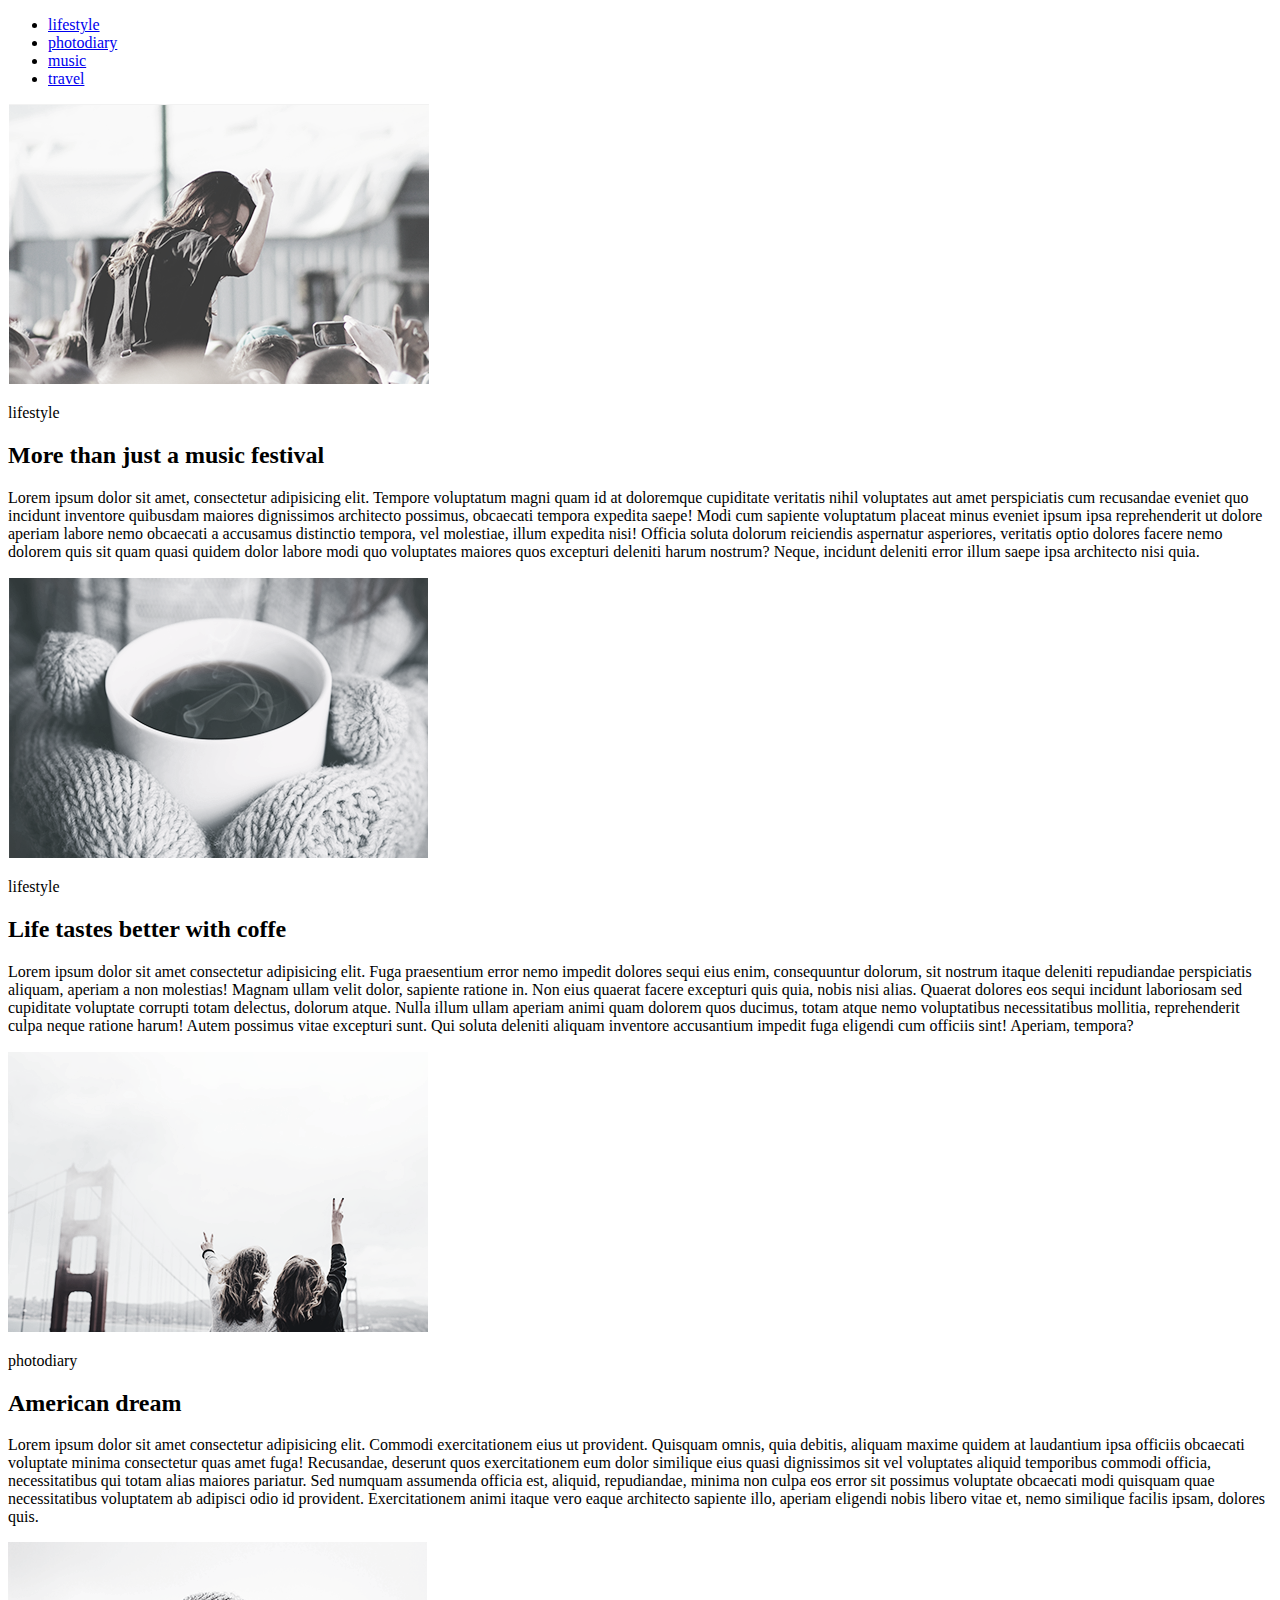
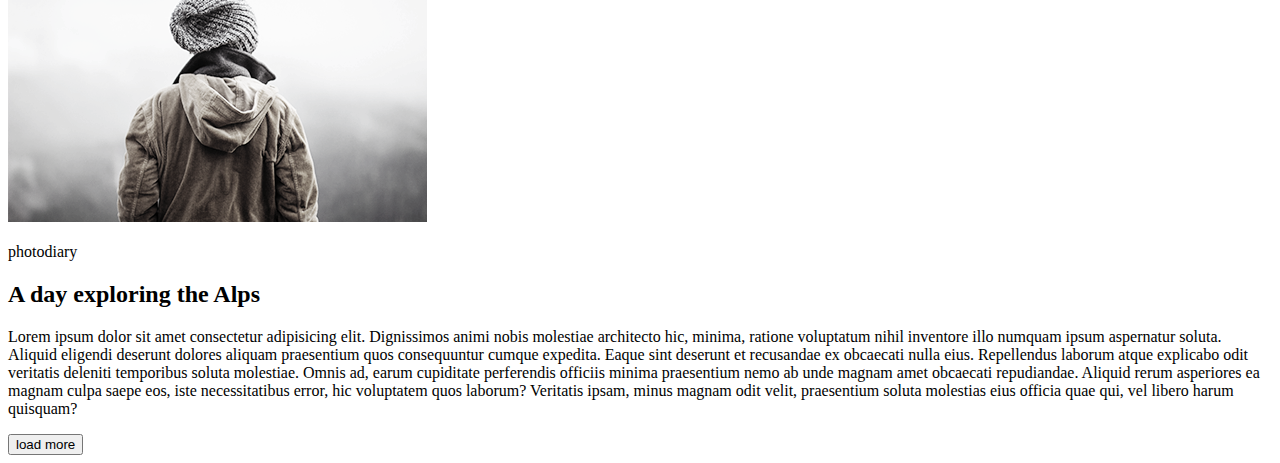
<file: html-css/module-1,2/index.html>
<!DOCTYPE html>
<html lang="en">
  <head>
    <meta charset="UTF-8" />
    <meta name="viewport" content="width=device-width, initial-scale=1.0" />
    <meta http-equiv="X-UA-Compatible" content="ie=edge" />
    <title>Document</title>
  </head>
  <body>
    <header>
      <ul>
        <li><a href="#">lifestyle</a></li>
        <li><a href="#">photodiary</a></li>
        <li><a href="#">music</a></li>
        <li><a href="#">travel</a></li>
      </ul>
    </header>
    <main>
      <div>
        <img src="./img/1pic.png" alt="music festival" />
        <p>lifestyle</p>
        <h2>More than just a music festival</h2>
        <p>
          Lorem ipsum dolor sit amet, consectetur adipisicing elit. Tempore
          voluptatum magni quam id at doloremque cupiditate veritatis nihil
          voluptates aut amet perspiciatis cum recusandae eveniet quo incidunt
          inventore quibusdam maiores dignissimos architecto possimus, obcaecati
          tempora expedita saepe! Modi cum sapiente voluptatum placeat minus
          eveniet ipsum ipsa reprehenderit ut dolore aperiam labore nemo
          obcaecati a accusamus distinctio tempora, vel molestiae, illum
          expedita nisi! Officia soluta dolorum reiciendis aspernatur
          asperiores, veritatis optio dolores facere nemo dolorem quis sit quam
          quasi quidem dolor labore modi quo voluptates maiores quos excepturi
          deleniti harum nostrum? Neque, incidunt deleniti error illum saepe
          ipsa architecto nisi quia.
        </p>
      </div>
      <div>
        <img src="./img/2pic.png" alt="coffe" />
        <p>lifestyle</p>
        <h2>Life tastes better with coffe</h2>
        <p>
          Lorem ipsum dolor sit amet consectetur adipisicing elit. Fuga
          praesentium error nemo impedit dolores sequi eius enim, consequuntur
          dolorum, sit nostrum itaque deleniti repudiandae perspiciatis aliquam,
          aperiam a non molestias! Magnam ullam velit dolor, sapiente ratione
          in. Non eius quaerat facere excepturi quis quia, nobis nisi alias.
          Quaerat dolores eos sequi incidunt laboriosam sed cupiditate voluptate
          corrupti totam delectus, dolorum atque. Nulla illum ullam aperiam
          animi quam dolorem quos ducimus, totam atque nemo voluptatibus
          necessitatibus mollitia, reprehenderit culpa neque ratione harum!
          Autem possimus vitae excepturi sunt. Qui soluta deleniti aliquam
          inventore accusantium impedit fuga eligendi cum officiis sint!
          Aperiam, tempora?
        </p>
      </div>
      <div>
        <img src="./img/3pic.png" alt="two girl on bridge" />
        <p>photodiary</p>
        <h2>American dream</h2>
        <p>
          Lorem ipsum dolor sit amet consectetur adipisicing elit. Commodi
          exercitationem eius ut provident. Quisquam omnis, quia debitis,
          aliquam maxime quidem at laudantium ipsa officiis obcaecati voluptate
          minima consectetur quas amet fuga! Recusandae, deserunt quos
          exercitationem eum dolor similique eius quasi dignissimos sit vel
          voluptates aliquid temporibus commodi officia, necessitatibus qui
          totam alias maiores pariatur. Sed numquam assumenda officia est,
          aliquid, repudiandae, minima non culpa eos error sit possimus
          voluptate obcaecati modi quisquam quae necessitatibus voluptatem ab
          adipisci odio id provident. Exercitationem animi itaque vero eaque
          architecto sapiente illo, aperiam eligendi nobis libero vitae et, nemo
          similique facilis ipsam, dolores quis.
        </p>
      </div>
      <div>
        <img src="./img/4pic.png" alt="man in Alps" />
        <p>photodiary</p>
        <h2>A day exploring the Alps</h2>
        <p>
          Lorem ipsum dolor sit amet consectetur adipisicing elit. Dignissimos
          animi nobis molestiae architecto hic, minima, ratione voluptatum nihil
          inventore illo numquam ipsum aspernatur soluta. Aliquid eligendi
          deserunt dolores aliquam praesentium quos consequuntur cumque
          expedita. Eaque sint deserunt et recusandae ex obcaecati nulla eius.
          Repellendus laborum atque explicabo odit veritatis deleniti temporibus
          soluta molestiae. Omnis ad, earum cupiditate perferendis officiis
          minima praesentium nemo ab unde magnam amet obcaecati repudiandae.
          Aliquid rerum asperiores ea magnam culpa saepe eos, iste
          necessitatibus error, hic voluptatem quos laborum? Veritatis ipsam,
          minus magnam odit velit, praesentium soluta molestias eius officia
          quae qui, vel libero harum quisquam?
        </p>
      </div>
      <button>load more</button>
    </main>
  </body>
</html>
</file>
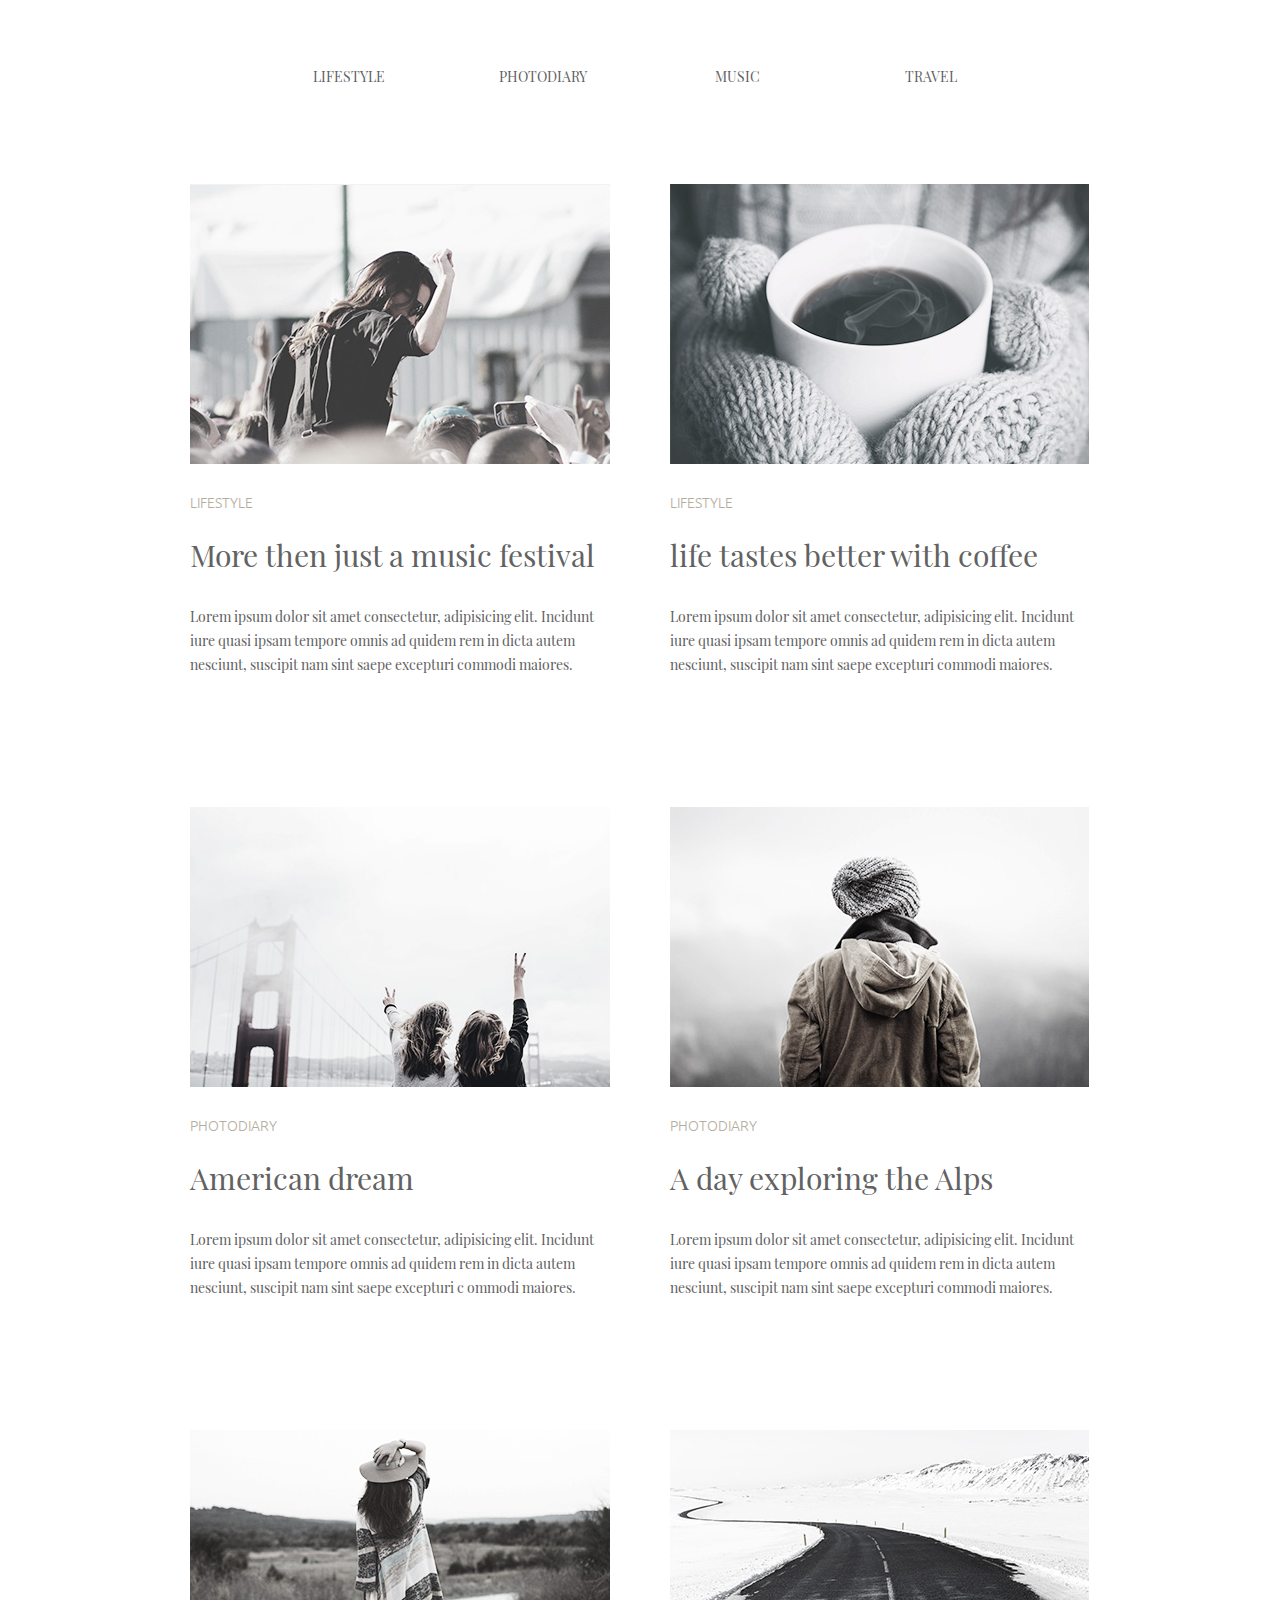
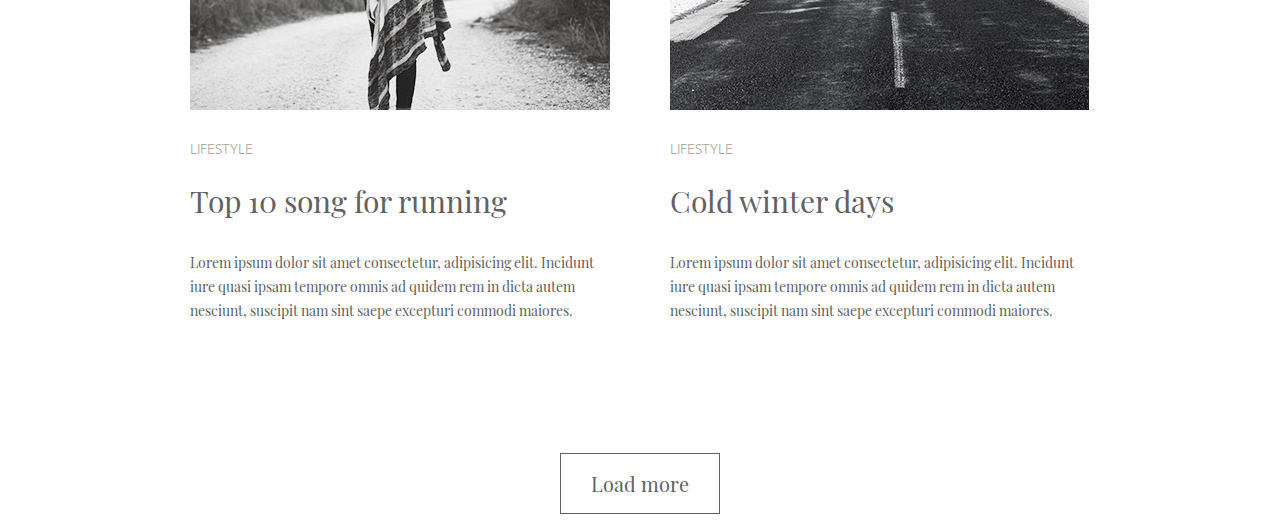
<file: html-css/module-3/index.html>
<!DOCTYPE html>
<html lang="en">
<head>
    <meta charset="UTF-8">
    <meta name="viewport" content="width=device-width, initial-scale=1.0">
    <meta http-equiv="X-UA-Compatible" content="ie=edge">
    <title>Document</title>
    <link rel="stylesheet" href="./fonts.css">
    <link rel="stylesheet" href="./css/style.css">
</head>
<body>
    <header>
        <nav>
            <ul>
                <li>
                    <a href="#">lifestyle</a>
                </li>
                <li>
                    <a href="#">photodiary</a>
                </li>
                <li>
                    <a href="#">music</a>
                </li>
                <li>
                    <a href="#">travel</a>
                </li>
            </ul>
        </nav>
    </header>
    <main>
        <section>
            <div class="information-list-item">
                <img src="./img/1pic.jpg" alt="Concert">
                <h3>lifestyle</h3>
                <h2 class="headline">More then just a music festival</h2>
                <p class="article-text">Lorem ipsum dolor sit amet consectetur, adipisicing elit. Incidunt iure quasi ipsam tempore omnis ad quidem rem in dicta autem nesciunt, suscipit nam sint saepe excepturi commodi maiores.</p>
            </div>
            <div class="information-list-item">
                <img src="./img/2pic.jpg" alt="Coffee">
                <h3>lifestyle</h3>
                <h2 class="headline">life tastes better with  coffee</h2>
                <p class="article-text">Lorem ipsum dolor sit amet consectetur, adipisicing elit. Incidunt iure quasi ipsam tempore omnis ad quidem rem in dicta autem nesciunt, suscipit nam sint saepe excepturi commodi maiores.</p>
            </div>
        </section>
        <section>
            <div class="information-list-item">
                <img src="./img/3pic.jpg" alt="Bridge">
                <h3>photodiary</h3>
                <h2 class="headline">American dream</h2>
                <p class="article-text">Lorem ipsum dolor sit amet consectetur, adipisicing elit. Incidunt iure quasi ipsam tempore omnis ad quidem rem in dicta autem nesciunt, suscipit nam sint saepe excepturi c    ommodi maiores.</p>
            </div>
            <div class="information-list-item">
                <img src="./img/4pic.jpg" alt="Man in fog">
                <h3>photodiary</h3>
                <h2 class="headline">A day exploring the Alps</h2>
                <p class="article-text">Lorem ipsum dolor sit amet consectetur, adipisicing elit. Incidunt iure quasi ipsam tempore omnis ad quidem rem in dicta autem nesciunt, suscipit nam sint saepe excepturi commodi maiores.</p>
            </div>
        </section>
        <section>
            <div class="information-list-item">
                <img src="img/5pic.jpg" alt="Girl">
                <h3>lifestyle</h3>
                <h2 class="headline">Top 10 song for running</h2>
                <p class="article-text">Lorem ipsum dolor sit amet consectetur, adipisicing elit. Incidunt iure quasi ipsam tempore omnis ad quidem rem in dicta autem nesciunt, suscipit nam sint saepe excepturi commodi maiores.</p>
            </div>
            <div class="information-list-item">
                <img src="./img/6pic.jpg" alt="Road">
                <h3>lifestyle</h3>
                <h2 class="headline">Cold winter days</h2>
                <p class="article-text">Lorem ipsum dolor sit amet consectetur, adipisicing elit. Incidunt iure quasi ipsam tempore omnis ad quidem rem in dicta autem nesciunt, suscipit nam sint saepe excepturi commodi maiores.</p>
            </div>
        </section>
        <button>Load more</button>
    </main> 
</body>
</html>
</file>
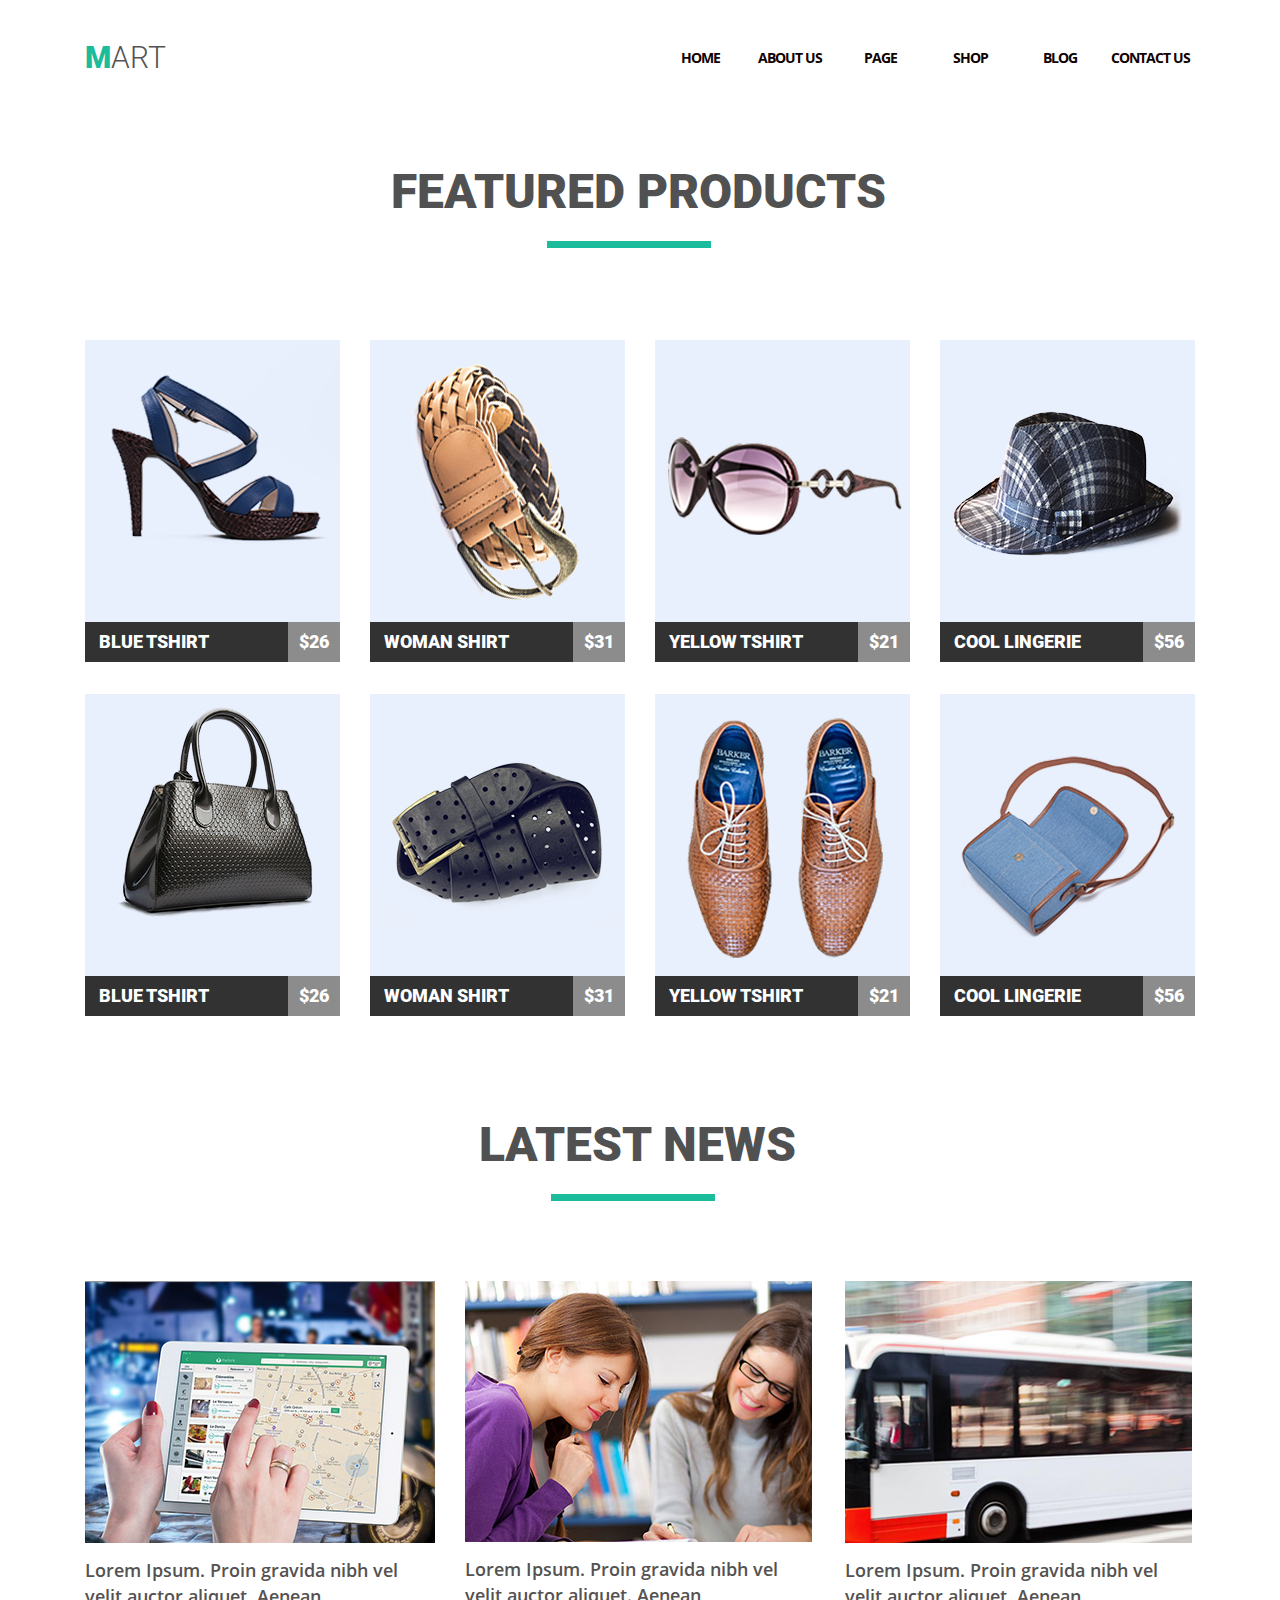
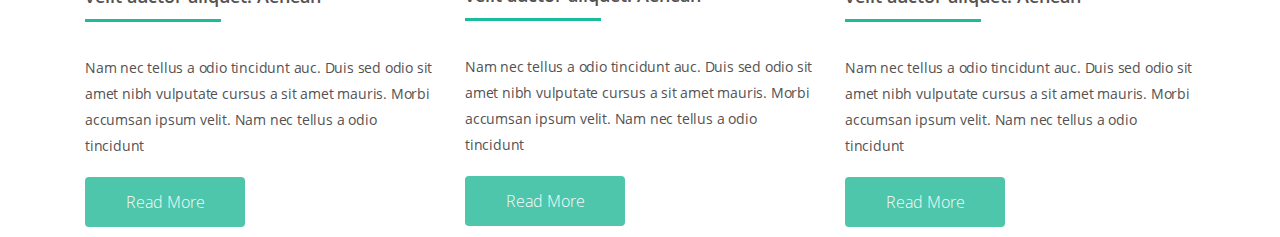
<file: html-css/module-4/index.html>
<!DOCTYPE html>
<html lang="en">
  <head>
    <meta charset="UTF-8" />
    <meta name="viewport" content="width=device-width, initial-scale=1.0" />
    <meta http-equiv="X-UA-Compatible" content="ie=edge" />
    <title>Document</title>
    <link rel="stylesheet" href="./css/fonts.css" />
    <link rel="stylesheet" href="./css/style.css" />
  </head>
  <body>
    <header>
      <nav class="clearfix">
        <h3 class="head-emblem">mart</h3>
        <ul>
          <li><a class="navigation-link" href="#">home</a></li>
          <li><a class="navigation-link" href="#">about us</a></li>
          <li><a class="navigation-link" href="#">page</a></li>
          <li><a class="navigation-link" href="#">shop</a></li>
          <li><a class="navigation-link" href="#">blog</a></li>
          <li><a class="navigation-link" href="#">contact us</a></li>
        </ul>
      </nav>
    </header>
    <main>
      <section>
        <h2 class="product-headline">featured products</h2>
        <div class="product-card-level clearfix">
          <div class="product-card-box">
            <img src="./img/product-1.png" alt="" />
            <div class="product-name clearfix">
              <p class="product-name-text">blue Tshirt</p>
              <p class="cost-name-text">$26</p>
            </div>
          </div>
          <div class="product-card-box">
            <img src="./img/product-2.png" alt="" />
            <div class="product-name clearfix">
              <p class="product-name-text">woman shirt</p>
              <p class="cost-name-text">$31</p>
            </div>
          </div>
          <div class="product-card-box">
            <img src="./img/product-3.png" alt="" />
            <div class="product-name clearfix">
              <p class="product-name-text">yellow tshirt</p>
              <p class="cost-name-text">$21</p>
            </div>
          </div>
          <div class="product-card-box">
            <img src="./img/product-4.png" alt="" />
            <div class="product-name clearfix">
              <p class="product-name-text">cool lingerie</p>
              <p class="cost-name-text">$56</p>
            </div>
          </div>
        </div>
        <div class="product-card-level clearfix">
          <div class="product-card-box">
            <img src="./img/product-5.png" alt="" />
            <div class="product-name clearfix">
              <p class="product-name-text">blue Tshirt</p>
              <p class="cost-name-text">$26</p>
            </div>
          </div>
          <div class="product-card-box">
            <img src="./img/product-6.png" alt="" />
            <div class="product-name clearfix">
              <p class="product-name-text">woman shirt</p>
              <p class="cost-name-text">$31</p>
            </div>
          </div>
          <div class="product-card-box">
            <img src="./img/product-7.png" alt="" />
            <div class="product-name clearfix">
              <p class="product-name-text">yellow tshirt</p>
              <p class="cost-name-text">$21</p>
            </div>
          </div>
          <div class="product-card-box">
            <img src="./img/product-8.png" alt="" />
            <div class="product-name clearfix">
              <p class="product-name-text">cool lingerie</p>
              <p class="cost-name-text">$56</p>
            </div>
          </div>
        </div>
      </section>
      <section>
        <h2 class="news-headline">latest news</h2>
        <div class="news-card clearfix">
          <div class="news-card-box">
            <img class="news-card-image" src="./img/ipad.jpg" alt="" />
            <h3 class="news-card-headline">
              Lorem Ipsum. Proin gravida nibh vel velit auctor aliquet. Aenean
            </h3>
            <p class="news-card-text">
              Nam nec tellus a odio tincidunt auc. Duis sed odio sit amet nibh
              vulputate cursus a sit amet mauris. Morbi accumsan ipsum velit.
              Nam nec tellus a odio tincidunt
            </p>
            <button>Read More</button>
          </div>
          <div class="news-card-box">
            <img class="news-card-image" src="./img/slide.jpg" alt="" />
            <h3 class="news-card-headline">
              Lorem Ipsum. Proin gravida nibh vel velit auctor aliquet. Aenean
            </h3>
            <p class="news-card-text">
              Nam nec tellus a odio tincidunt auc. Duis sed odio sit amet nibh
              vulputate cursus a sit amet mauris. Morbi accumsan ipsum velit.
              Nam nec tellus a odio tincidunt
            </p>
            <button>Read More</button>
          </div>
          <div class="news-card-box">
            <img class="news-card-image" src="./img/bus.jpg" alt="" />
            <h3 class="news-card-headline">
              Lorem Ipsum. Proin gravida nibh vel velit auctor aliquet. Aenean
            </h3>
            <p class="news-card-text">
              Nam nec tellus a odio tincidunt auc. Duis sed odio sit amet nibh
              vulputate cursus a sit amet mauris. Morbi accumsan ipsum velit.
              Nam nec tellus a odio tincidunt
            </p>
            <button>Read More</button>
          </div>
        </div>
      </section>
    </main>
  </body>
</html>
</file>
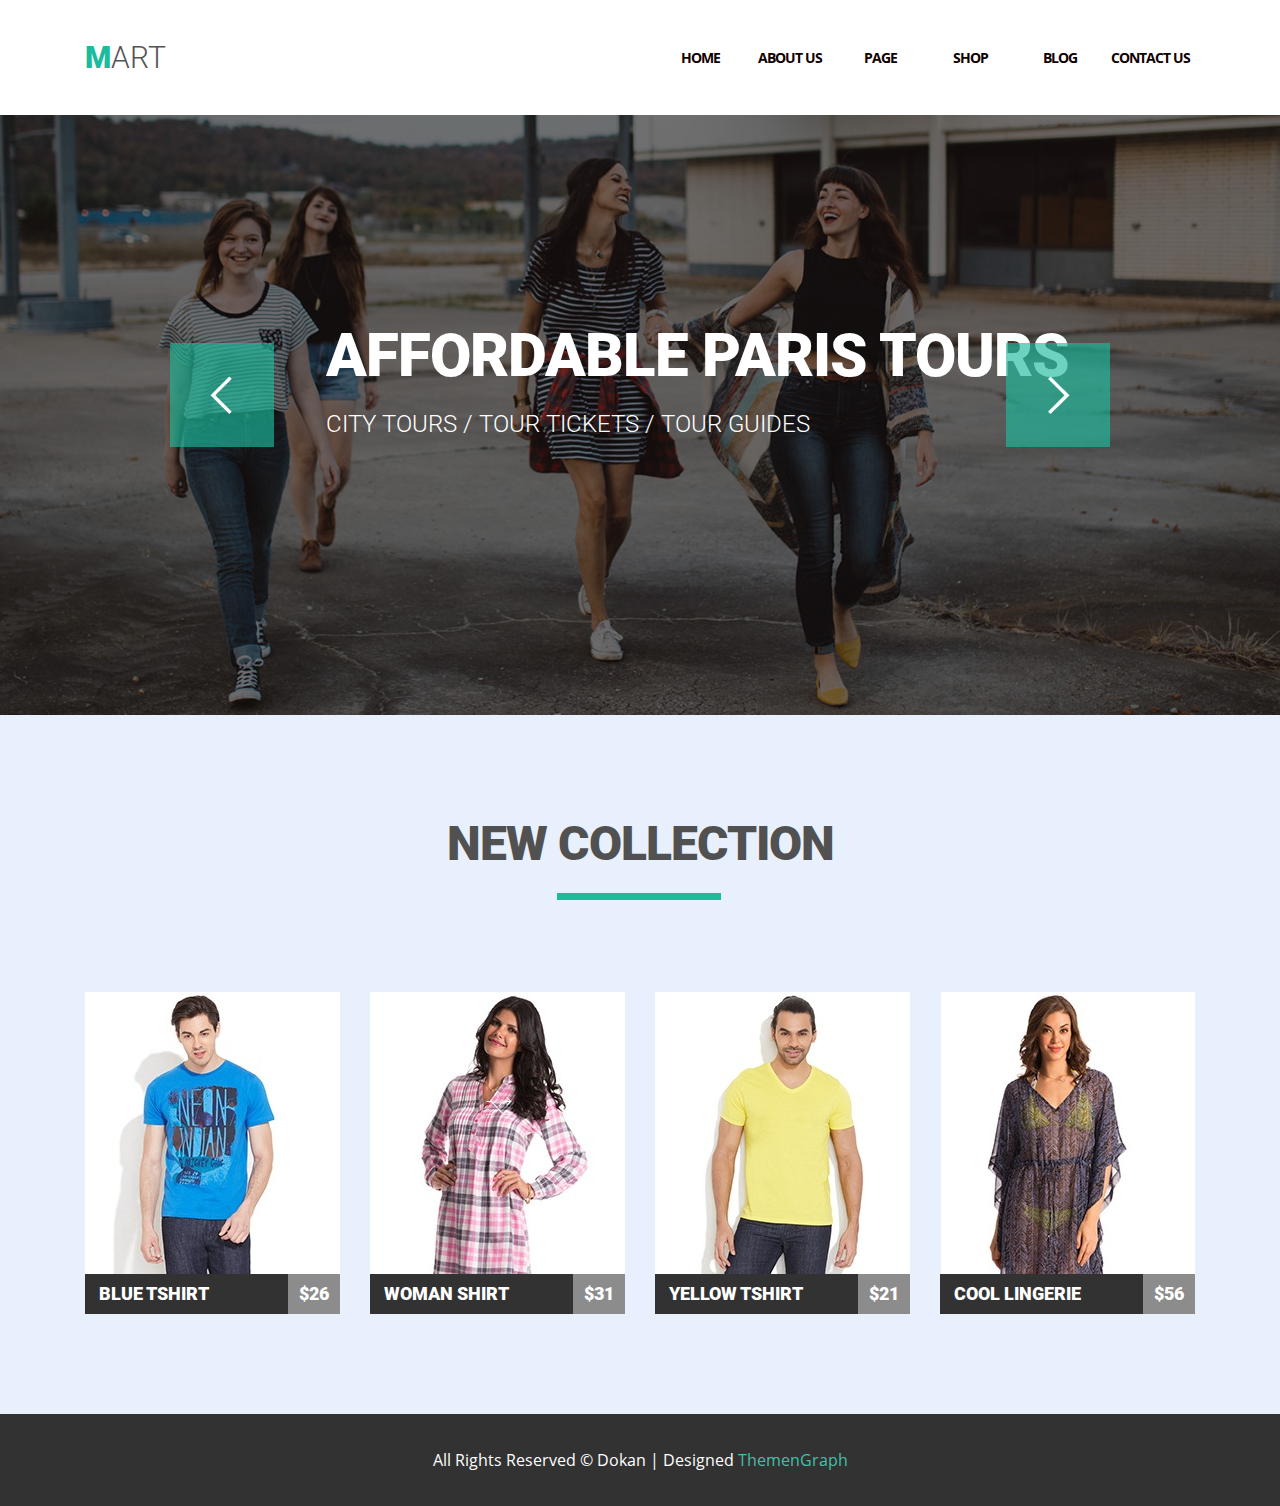
<file: html-css/module-5/index.html>
﻿<!DOCTYPE html>
<html lang="en">
  <head>
    <meta charset="UTF-8" />
    <meta name="viewport" content="width=device-width, initial-scale=1.0" />
    <meta http-equiv="X-UA-Compatible" content="ie=edge" />
    <title>Document</title>
    <link rel="stylesheet" href="./css/fonts.css" />
    <link rel="stylesheet" href="./css/style.css" />
  </head>
  <body>
    <nav class="container clearfix">
      <h3 class="head-emblem">mart</h3>
      <ul>
        <li><a class="navigation-link" href="#">home</a></li>
        <li><a class="navigation-link" href="#">about us</a></li>
        <li><a class="navigation-link" href="#">page</a></li>
        <li><a class="navigation-link" href="#">shop</a></li>
        <li><a class="navigation-link" href="#">blog</a></li>
        <li><a class="navigation-link" href="#">contact us</a></li>
      </ul>
    </nav>
    <header>
        <div class="container slider">
            <h2 class="slider-title">
              affordable paris tours
              <h3 class="slider-title-secondary">
                city tours / tour tickets / tour guides
              </h3>
            </h2>
            <button class="slider-btn slider-btn-prev"></button>
            <button class="slider-btn slider-btn-next"></button>
          
        </div>
        
 
    </header>
    <main>
      <section class="container">
        <h2 class="product-headline">New Collection</h2>
        <div class="product-card-level clearfix">
          <div class="product-card-box">
            <img src="./img/man-1.jpg" alt="man" />
            <div class="product-hover-menu clearfix">
              <button
                class="product-hover-submenu-object product-hover-submenu-hearth"
              
              >
                <img src="./img/icons/like.svg" alt="like" />
              </button>
              <button
                class="product-hover-submenu-object product-hover-submenu-arrows"
              
              >
                <img src="./img/icons/shuffle.svg" alt="shuffle" />
              </button>
              <button
                class="product-hover-submenu-object product-hover-submenu-clock"
                
                ><img src="./img/icons/clock.svg" alt="clock"
              /></button>

              <button
                class="product-hover-submenu-object product-hover-submenu-basket"
            
              >
                <img class="icon-cart" src="./img/icons/cart.svg" alt="cart" />
                <p class="product-hover-submenu-text">add to cart</p></button
              >
            </div>
            <div class="product-name clearfix">
              <p class="product-name-text">blue Tshirt</p>
              <p class="cost-name-text">$26</p>
            </div>
          </div>
          <div class="product-card-box">
            <img src="./img/woman-1.jpg" alt="woman" />
            <div class="product-hover-menu">
              <button
                class="product-hover-submenu-object product-hover-submenu-hearth"
                
              >
                <img src="./img/icons/like.svg" alt="like" />
              </button>
              <button
                class="product-hover-submenu-object product-hover-submenu-arrows"
                
              >
                <img src="./img/icons/shuffle.svg" alt="shuflle" />
              </button>
              <button
                class="product-hover-submenu-object product-hover-submenu-clock"
                
              >
                <img src="./img/icons/clock.svg" alt="clock" />
              </button>
              <button
                class="product-hover-submenu-object product-hover-submenu-basket"
                
              >
                <img class="icon-cart" src="./img/icons/cart.svg" alt="cart" />
                <p class="product-hover-submenu-text">add to cart</p></button
              >
            </div>
            <div class="product-name clearfix">
              <p class="product-name-text">woman shirt</p>
              <p class="cost-name-text">$31</p>
            </div>
          </div>
          <div class="product-card-box">
            <img src="./img/man-2.jpg" alt="Man" />
            <div class="product-hover-menu">
              <button
                class="product-hover-submenu-object product-hover-submenu-hearth"
                
                ><img src="./img/icons/like.svg" alt="like"
              /></button>

              <button
                class="product-hover-submenu-object product-hover-submenu-arrows"
                
                ><img src="./img/icons/shuffle.svg" alt="shuffle"
              /></button>

              <button
                class="product-hover-submenu-object product-hover-submenu-clock"
                
                ><img src="./img/icons/clock.svg" alt="clock"
              /></button>

              <button
                class="product-hover-submenu-object product-hover-submenu-basket"
                
              >
                <img class="icon-cart" src="./img/icons/cart.svg" alt="cart" /><p
                  class="product-hover-submenu-text"
                  >add to cart</p
                ></button
              >
            </div>
            <div class="product-name clearfix">
              <p class="product-name-text">yellow tshirt</p>
              <p class="cost-name-text">$21</p>
            </div>
          </div>
          <div class="product-card-box">
            <img src="./img/woman-2.jpg" alt="woman" />
            <div class="product-hover-menu">
              <button
                class="product-hover-submenu-object product-hover-submenu-hearth"
               
                ><img src="./img/icons/like.svg" alt="like"
              /></button>

              <button
                class="product-hover-submenu-object product-hover-submenu-arrows"
                
                ><img src="./img/icons/shuffle.svg" alt="shuffle"
              /></button>

              <button
                class="product-hover-submenu-object product-hover-submenu-clock"
                
                ><img src="./img/icons/clock.svg" alt="clock"
              /></button>

              <button
                class="product-hover-submenu-object product-hover-submenu-basket"
                
              >
                <img class="icon-cart" src="./img/icons/cart.svg" alt="cart" />
                <p class="product-hover-submenu-text">add to cart</p></button
              >
            </div>
            <div class="product-name clearfix">
              <p class="product-name-text">cool lingerie</p>
              <p class="cost-name-text">$56</p>
            </div>
          </div>
        </div>
      </section>
    </main>
    <footer>
      <p class="footer__text">
        All Rights Reserved © Dokan | Designed
        <span class="author">ThemenGraph</span>
      </p>
    </footer>
  </body>
</html>
</file>
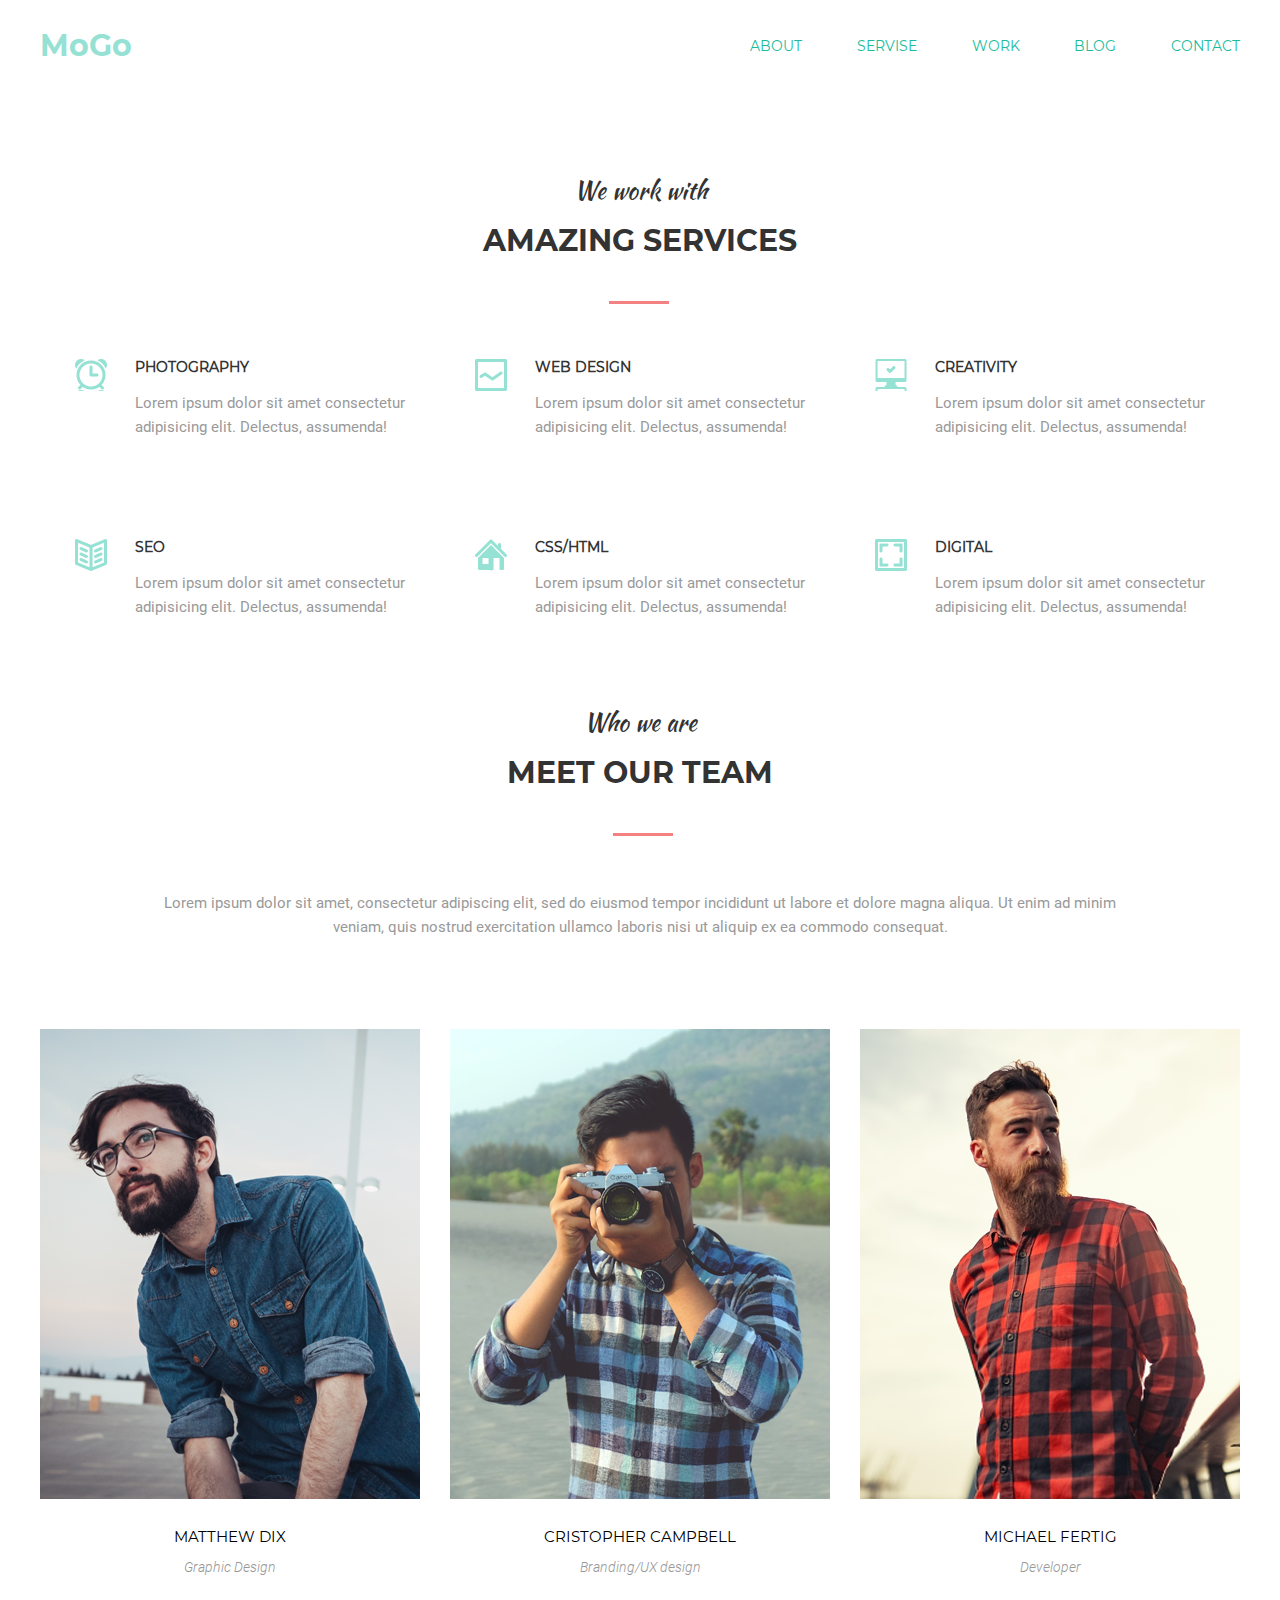
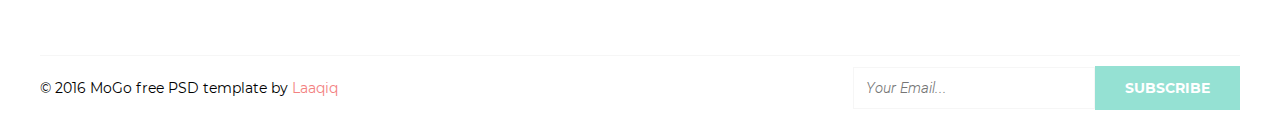
<file: html-css/module-6/index.html>
<!DOCTYPE html>
<html lang="en">
  <head>
    <meta charset="UTF-8" />
    <meta name="viewport" content="width=device-width, initial-scale=1.0" />
    <meta http-equiv="X-UA-Compatible" content="ie=edge" />
    <title>Document</title>
    <link rel="stylesheet" href="./css/fonts.css" />
    <link rel="stylesheet" href="./css/style.css" />
  </head>
  <body>
    <header class="container">
      <nav>
        <h3 class="head-emblem">MoGo</h3>
        <ul>
          <li><a class="navigation-link" href="#">about</a></li>
          <li><a class="navigation-link" href="#">servise</a></li>
          <li><a class="navigation-link" href="#">work</a></li>
          <li><a class="navigation-link" href="#">blog</a></li>
          <li><a class="navigation-link" href="#">contact</a></li>
        </ul>
      </nav>
    </header>
    <main>
      <section class="container services">
        <h3 class="under-headline">We work with</h3>
        <h2 class="headline headline_first">amazing services</h2>
        <div class="services-categories">
          <div class="services-categories-box">
            <div class="services-categories-textbox services-categories-textbox-alarm">
              <h4 class="services-categories-headline">photography</h4>
              <p class="services-categories-text">
                Lorem ipsum dolor sit amet consectetur adipisicing elit.
                Delectus, assumenda!
              </p>
            </div>
          </div>
          <div class="services-categories-box">
            <div class="services-categories-textbox services-categories-textbox-linegraph">
              <h4 class="services-categories-headline">web design</h4>
              <p class="services-categories-text">
                Lorem ipsum dolor sit amet consectetur adipisicing elit.
                Delectus, assumenda!
              </p>
            </div>
          </div>
          <div class="services-categories-box">
            <div class="services-categories-textbox services-categories-textbox-comp">
              <h4 class="services-categories-headline">creativity</h4>
              <p class="services-categories-text">
                Lorem ipsum dolor sit amet consectetur adipisicing elit.
                Delectus, assumenda!
              </p>
            </div>
          </div>
          <div class="services-categories-box">
            <div class="services-categories-textbox services-categories-textbox-book">
              <h4 class="services-categories-headline">seo</h4>
              <p class="services-categories-text">
                Lorem ipsum dolor sit amet consectetur adipisicing elit.
                Delectus, assumenda!
              </p>
            </div>
          </div>
          <div class="services-categories-box">
            <div class="services-categories-textbox services-categories-textbox-home">
              <h4 class="services-categories-headline">css/html</h4>
              <p class="services-categories-text">
                Lorem ipsum dolor sit amet consectetur adipisicing elit.
                Delectus, assumenda!
              </p>
            </div>
          </div>
          <div class="services-categories-box">
            <div class="services-categories-textbox services-categories-textbox-image">
              <h4 class="services-categories-headline">digital</h4>
              <p class="services-categories-text">
                Lorem ipsum dolor sit amet consectetur adipisicing elit.
                Delectus, assumenda!
              </p>
            </div>
          </div>
        </div>
      </section>
      <section class="container team">
        <h3 class="under-headline">Who we are</h3>
        <h2 class="headline headline_second">meet our team</h2>
        <p class="team-text">
          Lorem ipsum dolor sit amet, consectetur adipiscing elit, sed do
          eiusmod tempor incididunt ut labore et dolore magna aliqua. Ut enim ad
          minim veniam, quis nostrud exercitation ullamco laboris nisi ut
          aliquip ex ea commodo consequat.
        </p>
        <div class="team-row">
          <div class="team-block">
            <div class="team-box">
              <div class="team-box-img">
                <img src="./img/Man_1.png" alt="Man" />
                <div class="team-back-gradient"></div>
                  <div class="team-back-menu">
                    <a class="team-back-links" href="#">
                        <img src="./img/icon/facebook.png" alt="Facedook" /></a>
                    <a class="team-back-links" href="#"
                      >
                        <img src="./img/icon/twitter.png" alt="Twitter" /></a>
                    <a class="team-back-links" href="#"
                      >
                        <img src="./img/icon/pinterest.png" alt="Pinterest" /></a>
                    <a class="team-back-links" href="#"
                      >
                        <img src="./img/icon/instagram.png" alt="Instagram" /></a>
                  </div>
              </div>
            </div>
            <h3 class="team-box-name">matthew dix</h3>
            <p class="team-box-prof">Graphic Design</p>
          </div>
          <div class="team-block">
            <div class="team-box">
              <div class="team-box-img">
                <img src="./img/Man_2.png" alt="Man" />
                <div class="team-back-gradient"></div>
                <div class="team-back-menu">
                    <a class="team-back-links" href="#"
                      >
                        <img src="./img/icon/facebook.png" alt="Facedook" /></a>
                    <a class="team-back-links" href="#"
                      >
                        <img src="./img/icon/twitter.png" alt="Twitter" /></a>
                    <a class="team-back-links" href="#"
                      >
                        <img src="./img/icon/pinterest.png" alt="Pinterest" /></a>
                    <a class="team-back-links" href="#"
                      >
                        <img src="./img/icon/instagram.png" alt="Instagram" /></a>
                  </div>
              </div>
            </div>
            <h3 class="team-box-name">cristopher campbell</h3>
            <p class="team-box-prof">Branding/UX design</p>
          </div>
          <div class="team-block">
            <div class="team-box">
              <div class="team-box-img">
                <img src="./img/Man_3.png" alt="Man" />
                <div class="team-back-gradient"></div>
                <div class="team-back-menu">
                    <a class="team-back-links" href="#"
                      >
                        <img src="./img/icon/facebook.png" alt="Facedook" /></a>
                    <a class="team-back-links" href="#"
                      >
                        <img src="./img/icon/twitter.png" alt="Twitter" /></a>
                    <a class="team-back-links" href="#"
                      >
                        <img src="./img/icon/pinterest.png" alt="Pinterest" /></a>
                    <a class="team-back-links" href="#"
                      >
                        <img src="./img/icon/instagram.png" alt="Instagram" /></a>
                </div>
              </div>
            </div>
            <h3 class="team-box-name">michael fertig</h3>
            <p class="team-box-prof">Developer</p>
          </div>
        </div>
      </section>
    </main>
    <footer class="container">
      <p class="footer-text">© 2016 MoGo free PSD template by
        <a class="footer-author" href="#">Laaqiq</a>
    </p>
      <div class="footer-input">
          <form action ="#" method = "get">
            <input type = "email" name = "Email" id="emale_input" placeholder="Your Email...">
            <input type = "submit" value = "subscribe" id="subscribe_input" >
          </form>
        </div>
    </footer>
  </body>
</html>
</file>
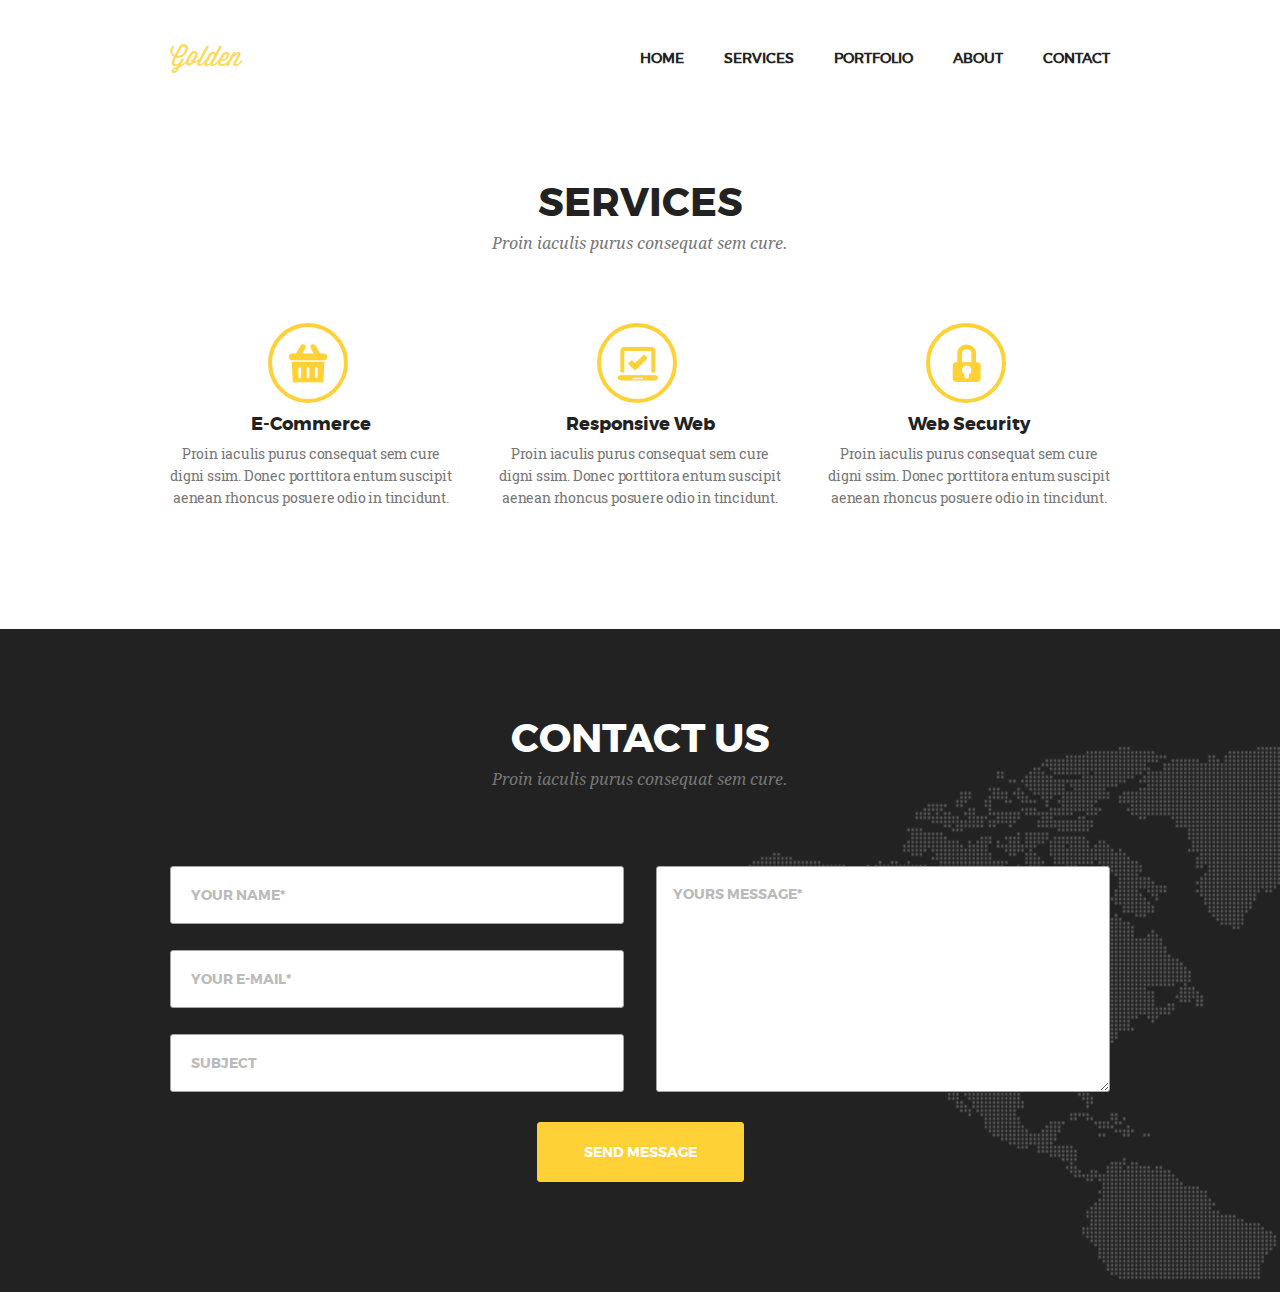
<file: html-css/module-7/index.html>
<!DOCTYPE html>
<html lang="en">
  <head>
    <meta charset="UTF-8" />
    <meta name="viewport" content="width=device-width, initial-scale=1.0" />
    <meta http-equiv="X-UA-Compatible" content="ie=edge" />
    <title>Document</title>
    <link rel="stylesheet" href="./css/fonts.css" />
    <link rel="stylesheet" href="./css/style.css" />
  </head>
  <body>
    <header class="container">
      <nav>
        <h3 class="head-emblem">Golden</h3>
        <ul>
          <li><a class="navigation-link" href="#">home</a></li>
          <li><a class="navigation-link" href="#">services</a></li>
          <li><a class="navigation-link" href="#">portfolio</a></li>
          <li><a class="navigation-link" href="#">about</a></li>
          <li><a class="navigation-link" href="#">contact</a></li>
        </ul>
      </nav>
    </header>
    <main>
      <section class="container">
        <h2 class="headline services-headline">services</h2>
        <p class="headline-text services-headline-text">
          Proin iaculis purus consequat sem cure.
        </p>

        <div class="services-row">
          <div class="services-box services-box-basket">
            <h3 class="services-box-headline ">E-Commerce</h3>
            <p class="services-text">
              Proin iaculis purus consequat sem cure digni ssim. Donec
              porttitora entum suscipit aenean rhoncus posuere odio in
              tincidunt.
            </p>
          </div>
          <div class="services-box services-box-laptop">
            <h3 class="services-box-headline">Responsive Web</h3>
            <p class="services-text">
              Proin iaculis purus consequat sem cure digni ssim. Donec
              porttitora entum suscipit aenean rhoncus posuere odio in
              tincidunt.
            </p>
          </div>
          <div class="services-box services-box-locked">
            <h3 class="services-box-headline">Web Security</h3>
            <p class="services-text">
              Proin iaculis purus consequat sem cure digni ssim. Donec
              porttitora entum suscipit aenean rhoncus posuere odio in
              tincidunt.
            </p>
          </div>
        </div>
      </section>
      <section class="black">
        <div class="container">
          <h2 class="headline contacts-headline">contact us</h2>
          <p class="headline-text contacts-headline-text">
            Proin iaculis purus consequat sem cure.
          </p>

          <form class="form" action="#" method="get">
            <div class="form-row">
              <div class="form-1">
                <input
                  required
                  class="text-style inputs-required"
                  type="text"
                  name="Name"
                  minlength="2"
                  maxlength="60"
                  placeholder="your name*"
                />
                <input
                  required
                  class="text-style inputs-required"
                  minlength="2"
                  type="email"
                  name="Email"
                  placeholder="your e-mail*"
                />
                <input
                  class="text-style"
                  type="text"
                  name="Subject"
                  placeholder="subject"
                />
              </div>
              <textarea
                required
                minlength="5"
                maxlength="150"
                class="text-area-position inputs-required"
                name="Message"
                placeholder="yours message*"
              ></textarea>
            </div>

            <input type="submit" value="send message" id="subscribe_input" />
          </form>
        </div>
      </section>
    </main>
  </body>
</html>
</file>
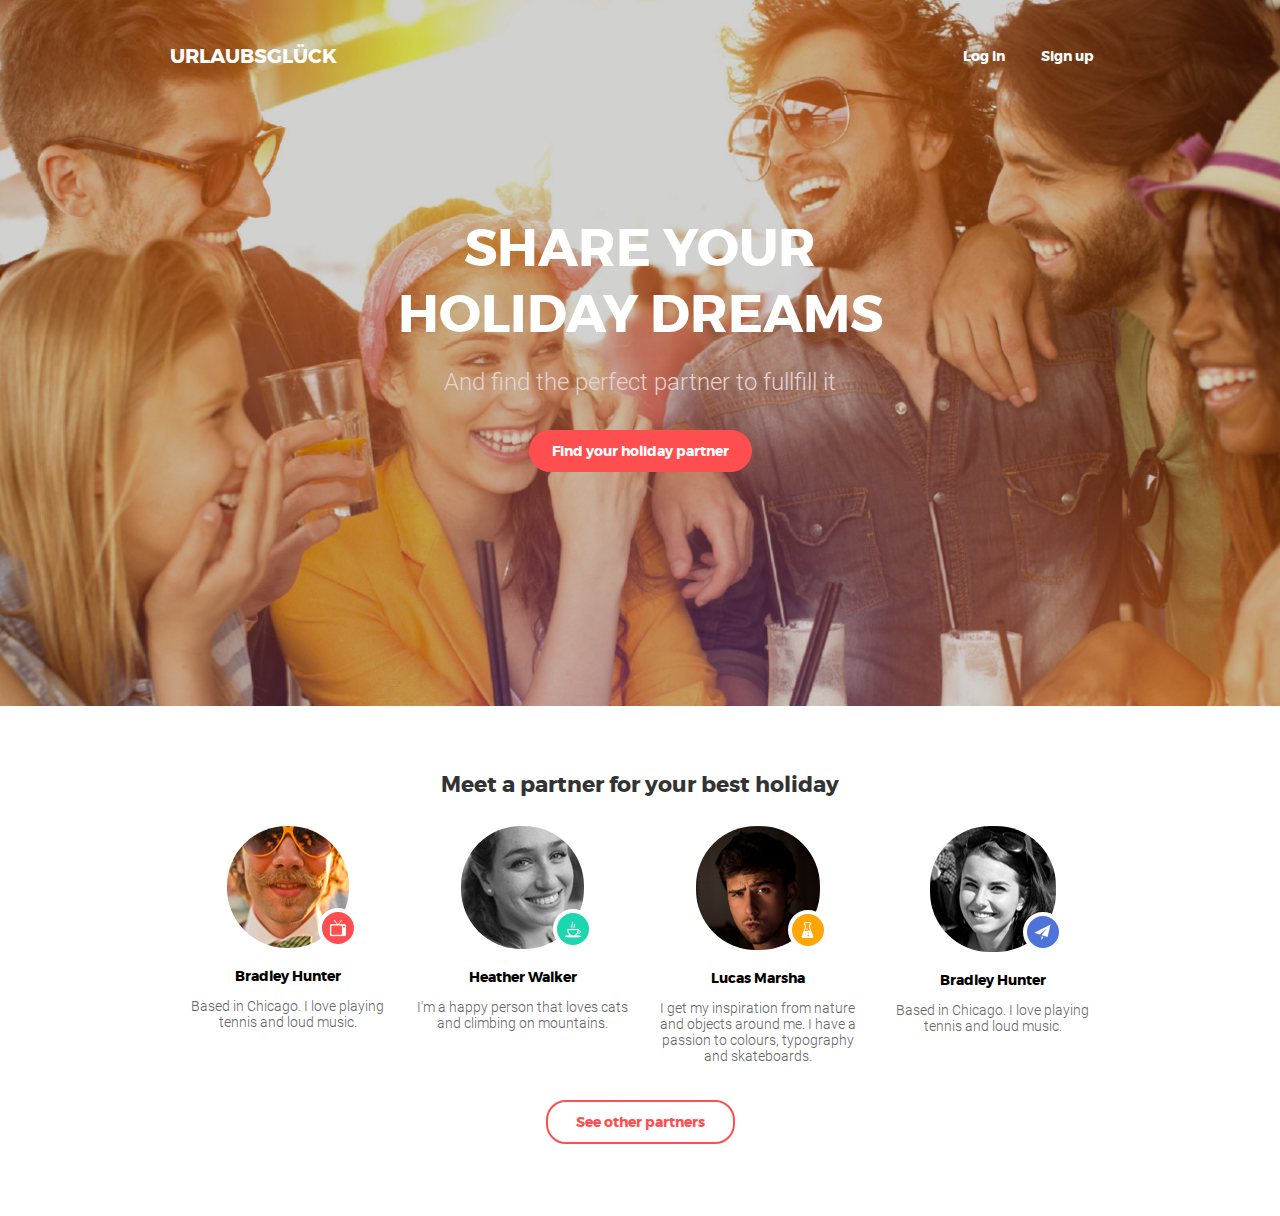
<file: html-css/module-8/index.html>
<!DOCTYPE html>
<html lang="en">
  <head>
    <meta charset="UTF-8" />
    <meta name="viewport" content="width=device-width, initial-scale=1.0" />
    <meta http-equiv="X-UA-Compatible" content="ie=edge" />
    <title>Document</title>
    <link rel="stylesheet" href="./css/fonts.css" />
    <link rel="stylesheet" href="./css/style.css" />
  </head>

  <body>
    <header>
        <nav>
            <div class="navigation-buttons">
        <button class="navigation-btn">Log in</button>
        <button class="navigation-btn">Sign up</button>
    </div>
        <a class="head-emblem" href="#">URLAUBSGLÜCK</a>
    </nav>
        <div class="information-block">
          <h1 class="information-block-headline">share your holiday dreams</h1>
          <p class="information-block-text">
            And find the perfect partner to fullfill it
          </p>
          <button class="information-block-btn">
            Find your holiday partner
          </button>
        </div>
    </header>
    <main>
      <section class="partners">
        <h2 class="partners-headline">Meet a partner for your best holiday</h2>
        <div class="partners-block">
          <div class="partners-box partners-box-1">
            <div
              class="partners-box-img partners-box-img-after partners-box-img-TV"
            >
              <img class="partners-img" src="./img/Bradley.png" alt="" />
            </div>
            <h3 class="partners-name">Bradley Hunter</h3>
            <p class="partners-bio">
              Based in Chicago. I love playing tennis and loud music.
            </p>
          </div>
          <div class="partners-box partners-box-2">
            <div
              class="partners-box-img partners-box-img-after partners-box-img-flask"
            >
              <img class="partners-img" src="./img/Lucas.png" alt="" />
            </div>
            <h3 class="partners-name">Lucas Marsha</h3>
            <p class="partners-bio">
              I get my inspiration from nature and objects around me. I have a
              passion to colours, typography and skateboards.
            </p>
          </div>
          <div class="partners-box partners-box-3">
            <div
              class="partners-box-img partners-box-img-after partners-box-img-coffe"
            >
              <img class="partners-img" src="./img/Heather.png" alt="" />
            </div>
            <h3 class="partners-name">Heather Walker</h3>
            <p class="partners-bio">
              I'm a happy person that loves cats and climbing on mountains.
            </p>
          </div>
          <div class="partners-box partners-box-4">
            <div
              class="partners-box-img partners-box-img-after partners-box-img-telegram"
            >
              <img class="partners-img" src="./img/Bradley_girl.png" alt="" />
            </div>
            <h3 class="partners-name">Bradley Hunter</h3>
            <p class="partners-bio">
              Based in Chicago. I love playing tennis and loud music.
            </p>
          </div>
        </div>

        <button class="partners-search">See other partners</button>
      </section>
    </main>
  </body>
</html>
</file>
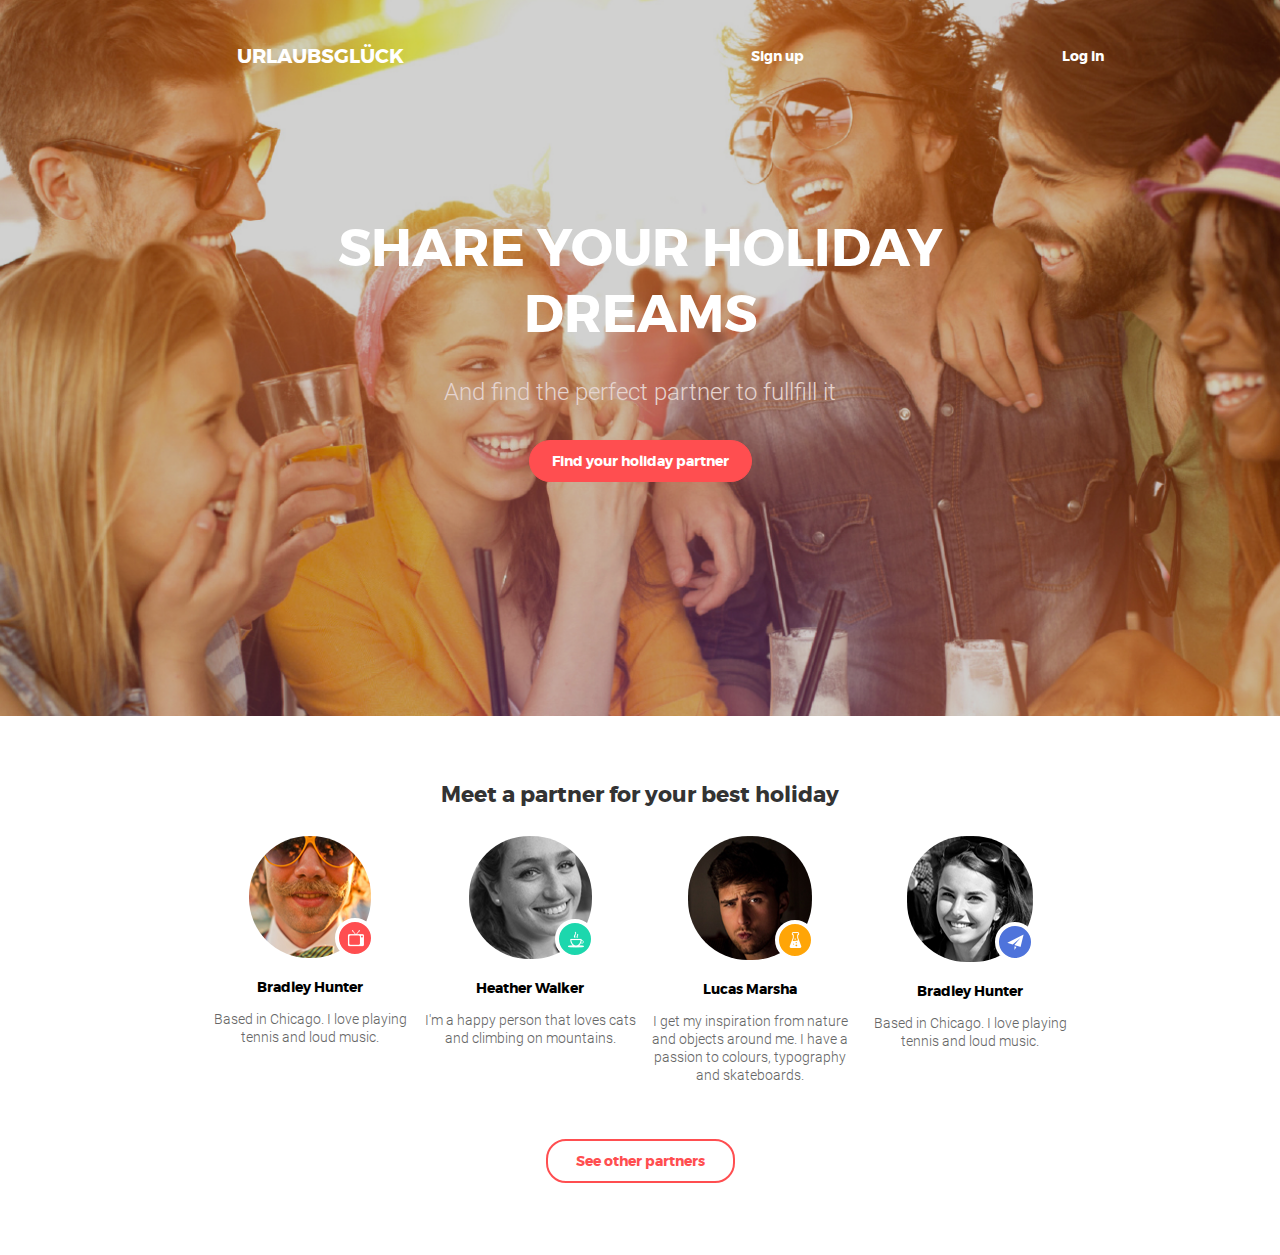
<file: html-css/module-9/index.html>
<!DOCTYPE html>
<html lang="en">
<head>
    <meta charset="UTF-8">
    <meta name="viewport" content="width=device-width, initial-scale=1.0">
    <meta http-equiv="X-UA-Compatible" content="ie=edge">
    <title>Document</title>
    <link rel="stylesheet" href="./css/bootstrap4-grid.css">
    <link rel="stylesheet" href="./css/fonts.css">
    <link rel="stylesheet" href="./css/style.css">
</head>
<body>
    <header class="container-fluid">
        <nav class="row justify-content-center flex-md-row-reverse justify-content-md-between container-fluid">
            
        <button class="col-md-3 col-lg-3 navigation-btn">Log in</button>
        <button class=" col-md-3 col-lg-3 navigation-btn">Sign up</button>
        <a class="col-sm-12 col-md-6 head-emblem align-self-center" href="#">URLAUBSGLÜCK</a>
</nav>
        <div class="row justify-content-center">
            <h1 class="col-sm-11 col-md-8 col-lg-6 information-block-headline">share your holiday dreams</h1>
            <p class="col-sm-9 col-md-12 col-lg-12 information-block-text">And find the perfect partner to fullfill it</p>
            <button class="information-block-btn">Find your holiday partner</button>
        </div>
    </header>
    <main class="container">
        <section class=" row justify-content-center">
            <h2 class="col-sm-11 partners-headline">Meet a partner for your best holiday</h2>
            <div class="d-flex flex-wrap justify-content-center partners-block">
                <div class="col-sm-9 col-md-5 col-lg-3  partners-box  order-md-1">

                    <div class=" partners-box-img partners-box-img-TV">
                        <img class="partners-img" src="./img/Bradley.png" alt="">
                    </div>
                    <h3 class="partners-name">Bradley Hunter</h3>
                    <p class="partners-bio">Based in Chicago. I love playing tennis and loud music.</p>
                </div>
                <div class="col-sm-9 col-md-5 col-lg-3 partners-box order-md-3 ">

                    <div class="partners-box-img partners-box-img-flask">
                        <img class="partners-img" src="./img/Lucas.png" alt="">
                    </div>
                    <h3 class="partners-name">Lucas Marsha</h3>
                    <p class="partners-bio">I get my inspiration from nature and objects around me. I have a passion to
                        colours, typography and skateboards. </p>
                </div>
                <div class="col-sm-9 col-md-5 col-lg-3  partners-box order-md-2 ">

                    <div class="partners-box-img partners-box-img-coffe">
                        <img class="partners-img" src="./img/Heather.png" alt="">
                    </div>
                    <h3 class="partners-name">Heather Walker</h3>
                    <p class="partners-bio">I'm a happy person that loves cats and climbing on mountains.
                    </p>
                </div>
                <div class="col-sm-9 col-md-5 col-lg-3 partners-box order-md-4 ">

                    <div class="partners-box-img partners-box-img-telegram">
                        <img class="partners-img" src="./img/Bradley_girl.png" alt="">
                    </div>
                    <h3 class="partners-name">Bradley Hunter</h3>
                    <p class="partners-bio">Based in Chicago. I love playing tennis and loud music.</p>
                </div>
            </div>
            
            <button class="partners-search" >See other partners</button>

        </section>

    </main>
</body>
</html>
</file>
<file: html-css/module-3/fonts.css>
@font-face {
    font-family: "PlayfairDisplay";
    src: url("./fonts/PlayfairDisplay-Regular.ttf");
    font-style: normal;
    font-weight: normal;
}
@font-face {
    font-family: "Ubuntu-Light";
    src: url("./fonts/Ubuntu-Light.ttf");
    font-style: normal;
    font-weight: normal;
}
</file>
<file: html-css/module-3/css/style.css>
body {
  margin: 0;
}

header {
  padding: 60px 8px 80px;
}

ul{
  margin: 0 auto;
  padding: 0;
  width: 900px;
  text-align: center;
}

li {
  display: inline-block;
  width: 180px;
  list-style: none;
  margin-right: 10px;
}

li:last-child {
    margin-right: 0;
}

a {
  display: block;
  padding: 5px;
  outline: none;
  text-decoration: none;
  text-transform: uppercase;
  font-family: "PlayfairDisplay", Arial, sans-serif;
  font-size: 14px;
  line-height: 24px;
  color: #626262;
}

a:hover {
  color: #03a9f4;
}

main {
  margin: 0 auto;
  width: 900px;
  padding: 10px;
}

section {
  font-size: 0;
  margin: 0 0 130px 0;
}

.information-list-item {
  display: inline-block;
  width: 420px;
  margin: 0 60px 0 0;
}

.information-list-item:last-child {
    margin-right: 0;
}

img {
    display: block;
    margin-bottom: 30px;
}

h3 {
  margin: 0 0 26px;
  font-family: "Ubuntu-Light", Arial, sans-serif;
  font-size: 14px;
  line-height: 17px;
  color: #b4ad9e;
  font-weight: lighter;
  text-transform: uppercase;
}

.headline {
  font-family: "PlayfairDisplay", Arial, sans-serif;
  font-size: 30px;
  line-height: 36px;
  font-weight: normal;
  margin: 0 0 32px 0;
}

.article-text { 
  font-family: "PlayfairDisplay", Arial, sans-serif;
  font-size: 14px;
  line-height: 24px;
  margin: 0;
}

.headline,
.article-text {
  color: #626262;
}

button {
    display: block;
    background-color: white;
    margin: 0 auto;
    width: 160px;
    padding: 16px;
    border: 1px solid #626262;
    font-family: "PlayfairDisplay", Arial, sans-serif;  
    font-weight: normal;
    color: #626262;
    font-size: 20px;
    line-heiqght: 24px;
}
</file>
<file: html-css/module-4/css/fonts.css>
@font-face {
    font-family: "Roboto-Black";
    src: url("../fonts/Roboto-Black.ttf") format("truetype");
}
@font-face {
    font-family: "Roboto-Light";
    src: url("../fonts/Roboto-Light.ttf") format("truetype");
}
@font-face {
    font-family: "OpenSans-Bold";
    src: url("../fonts/OpenSans-Bold.ttf") format("truetype");
    font-style: normal;
    font-weight: normal;
}
@font-face {
    font-family: "OpenSans-Light";
    src: url("../fonts/OpenSans-Light.ttf") format("truetype");
    font-style: normal;
    font-weight: normal;
}
@font-face {
    font-family: "OpenSans-Regular";
    src: url("../fonts/OpenSans-Regular.ttf") format("truetype");
    font-style: normal;
    font-weight: normal;
}
@font-face {
    font-family: "OpenSans-SemiBold";
    src: url("../fonts/OpenSans-SemiBold.ttf") format("truetype");
    font-style: normal;
    font-weight: normal;
}
</file>
<file: html-css/module-4/css/style.css>
body {
  margin: 0;
}

header {
  padding: 40px 0 78px;
  width: 1110px;
  margin: 0 auto;
}

.clearfix::after {
  display: table;
  content: "";
  clear: both;
}

.head-emblem {
  margin: 0;
  float: left;
  text-transform: uppercase;
  font-family: "Roboto-Light", Arial, sans-serif;
  color: #555252;
  font-size: 30px;
  font-weight: 100;
}

.head-emblem::first-letter {
  font-family: "Roboto-Black", Arial, sans-serif;
  color: #1abc9c;
  font-weight: 600;
}

ul {
  float: right;
  margin: 0;
  padding: 6px 0;
  text-align: center;
}

li {
  float: left;
  width: 90px;
  list-style: none;
}

.navigation-link {
  display: block;
  padding: 2px;
  font-family: "OpenSans-Bold", Arial, sans-serif;
  outline: none;
  text-decoration: none;
  text-transform: uppercase;
  font-size: 14px;
  font-weight: 600;
  letter-spacing: -1px;
  color: #0f0101;
}

.navigation-link:hover {
  color: #1abc9c;
}

main {
  margin: 0 auto;
  width: 1110px;
  padding: 10px;
  font-size: 0;
}

.product-conteiner {
  margin-bottom: 100px;
}

.product-headline {
  margin: 0 0 120px 142px;
  text-transform: uppercase;
  font-family: "Roboto-Black", Arial, sans-serif;
  font-size: 48px;
  font-weight: 700;
  color: #515151;
}

.product-headline::after {
  content: "";
  width: 164px;
  float: left;
  border-bottom: 7px solid #1abc9c;
  transform: translate(320px, 78px)
} 

.product-card-box {
  width: 255px;
  margin-right: 30px;
  float: left;
}

.product-card-box:last-child {
  margin-right: 0;
}

.product-name {
  width: 241px;
  background-color: #323232;
  padding-left: 14px;
}

.product-name-text,
.cost-name-text {
  padding: 4px 0 4px;
  display: block;
  font-family: "Roboto-Black", Arial, sans-serif;
  font-size: 18px;
  line-height: 32px;
  font-weight: 600;
  color: #ffffff;
  text-transform: uppercase;
}

.product-name-text {
  margin: 0;
  float: left;
}

 .cost-name-text {
  margin: 0;
  float: right;
  padding: 4px 11px 4px 11px;
  background-color: #8c8c8c; 
} 

.product-card-box:hover .product-name {
  background-color: #1abc9c;
}

.product-card-box:hover .cost-name-text {
  background-color: #7fd9c7;
}

.product-card-level:first-of-type .product-card-box {
  margin-bottom: 32px;
}

.product-card-level:last-of-type .product-card-box {
  margin-bottom: 100px;
}

.news-headline {
  margin: 0 0 108px 230px;
  text-transform: uppercase;
  font-family: "Roboto-Black", Arial, sans-serif;
  font-size: 48px;
  font-weight: 700;
  color: #515151;
}

.news-headline::after {
  content: "";
  width: 164px;
  float: left;
  border-bottom: 7px solid #1abc9c;
  transform: translate(236px, 78px)
}

.news-card-box {
  position: relative;
  width: 350px;
  margin-right: 30px;
  float: left;
}

.news-card-image {
  margin-bottom: 14px;
}

.news-card-headline {
  margin: 0 0 46px 0;
  font-family: "OpenSans-SemiBold", Arial, sans-serif;
  font-size: 18px;
  line-height: 26px;
  color: #555252;
}

.news-card-headline::after {
  content: "";
  width: 136px;
  float: left;
  border-bottom: 3px solid #1abc9c;
  transform: translateY(10px)
}

.news-card-text {
  margin: 0 0 18px 0;
  font-family: "OpenSans-Regular", Arial, sans-serif;
  font-size: 14px;
  line-height: 26px;
  color: #555252;
  letter-spacing: -0.2px;

}

.news-card-box:last-child {
  margin-right: 0;
}

button {
  display: block;
  background-color: #4ec6ab;
  margin: 0;
  width: 160px;
  padding: 12px;
  border: none;
  border-radius: 4px;
  font-family: "OpenSans-Light", Arial, sans-serif;
  color: #f6fbfa;
  font-size: 16px;
  line-height: 26px;
  cursor: pointer;
}
</file>
<file: html-css/module-5/css/fonts.css>
@font-face {
    font-family: "Roboto-Black";
    src: url("../fonts/Roboto-Black.ttf") format("truetype");
}
@font-face {
    font-family: "Roboto-Light";
    src: url("../fonts/Roboto-Light.ttf") format("truetype");
    font-style: normal;
    font-weight: normal;
}
@font-face {
    font-family: "OpenSans-Bold";
    src: url("../fonts/OpenSans-Bold.ttf") format("truetype");
    font-style: normal;
    font-weight: normal;
}

@font-face {
    font-family: "OpenSans-Regular";
    src: url("../fonts/OpenSans-Regular.ttf") format("truetype");
    font-style: normal;
    font-weight: normal;
}
</file>
<file: html-css/module-5/css/style.css>
body {
    margin: 0;
}

.clearfix::after {
    display: table;
    content: "";
    clear: both;
}

.container {
    width: 1110px;
    max-width: 100%;
}

nav {
    padding: 40px 8px;
    margin: 0 auto;
}

.head-emblem {
    margin: 0;
    float: left;
    text-transform: uppercase;
    font-family: "Roboto-Light", Arial, sans-serif;
    color: #555252;
    font-size: 30px;
    font-weight: 100;
}

.head-emblem::first-letter {
    font-family: "Roboto-Black", Arial, sans-serif;
    color: #1abc9c;
}

ul {
    float: right;
    margin: 0;
    padding: 6px 0;
    text-align: center;
}

li {
    float: left;
    width: 90px;
    list-style: none;
}

.navigation-link {
    display: block;
    padding: 2px;
    font-family: "OpenSans-Bold", Arial, sans-serif;
    outline: none;
    text-decoration: none;
    text-transform: uppercase;
    font-size: 14px;
    font-weight: 600;
    letter-spacing: -1px;
    color: #0f0101;
}

.navigation-link:hover {
    color: #1abc9c;
}



header {
    background: url(../img/Background.jpg)  center center;
    background-size: cover;
}

.slider {
    position: relative;
    background-color: rgba(0, 0, 0, 0.52);
    width: 100%;
    height: 600px;  
}

.slider-title,.slider-title-secondary {
    margin: 0;
    position: absolute;
    color: #fff;
    text-transform: uppercase;
    
}

.slider-title {
    font-family: "Roboto-Black", Arial, sans-serif;
    font-size: 60px;
    line-height: 82px;
    letter-spacing: -1px;
    top: 33%;
    left: 25%;
    transform: translate(6px, 2px);
}

.slider-title-secondary {
    font-family: "Roboto-Light", Arial, sans-serif;
    font-size: 24px;
    line-height: 54px;
    font-weight: 100;
    top: 47%;
    left: 25%;
    transform: translateX(6px);
}

 .slider-btn {
    position: absolute;
    width: 104px;
    height: 104px;
    background: rgba(28, 188, 156, 0.65);
    border: none;
    cursor: pointer;
}

.slider-btn:hover {
    background: rgba(28, 188, 156, 1);
}

.slider-btn-prev,.slider-btn-next  {
    top: 38%;
}
.slider-btn-prev {
    left: 13%;
    transform: translateX(4px); 
}

.slider-btn-next {
    right: 13%;
    transform: translateX(-4px);
}

.slider-btn::after {
    content: '';
    position: absolute;
    width: 22px;
        height: 38px;
}

.slider-btn-prev::after {
    background: url(../img/icons/btn-1.png);
    transform: translate(-55%, -50%);
}

.slider-btn-next::after {
    background: url(../img/icons/btn-2.png);
    transform: translate(-45%, -50%);
} 

main {
    width: 100%;
    background-color: #e9f0fd;
    font-size: 0;
    }

section {
    padding: 100px 0 100px 0;
    margin: 0 auto;
}

.product-headline {
    margin: 0 0 120px 0;
    position: relative;
    text-transform: uppercase;
    text-align: center;
    font-family: "Roboto-Black", Arial, sans-serif;
    font-size: 48px;
    font-weight: 700;
    color: #515151;
    letter-spacing: -1px; 

  }
  
  .product-headline::before {
    content: "";
    position: absolute;
    width: 164px;
    border-bottom: 7px solid #1abc9c;
    transform: translate(110px, 78px)
  } 

  .product-card-box {
    width: 255px;
    margin-right: 30px;
    float: left;
    position: relative;
}
  
  .product-card-box:last-child {
    margin-right: 0;
  }
  
  .product-name {
    width: 241px;
    background-color: #323232;
    padding-left: 14px;
  }
  
  .product-name-text,
  .cost-name-text {
    padding: 4px 0 4px;
    display: block;
    font-family: "Roboto-Black", Arial, sans-serif;
    font-size: 18px;
    line-height: 32px;
    font-weight: 600;
    color: #ffffff;
    text-transform: uppercase;
  }
  
  .product-name-text {
    margin: 0;
    float: left;
  }
  
   .cost-name-text {
    margin: 0;
    float: right;
    padding: 4px 11px 4px 11px;
    background-color: #8c8c8c; 
  } 
  
  .product-card-box:hover .product-name {
    background-color: #1abc9c;
  }
  
  .product-card-box:hover .cost-name-text {
    background-color: #7fd9c7;
  }

  .product-hover-menu {
    display: none;
    position: absolute;
    background-color: rgba(0, 0, 0, 0.55); 
    outline: 10px solid rgba(255, 255, 255, 0.55);
    width: 235px;
    height: 263px;
    top: 10px;
    left: 10px;
  }

  .product-hover-submenu-object {
    position: absolute;
    border: 1px solid #fff;
    background: rgba(255, 255, 255, 0);
    padding: 6px 8px;
    top: 25%;
    cursor: pointer;
  }
  
  .product-hover-submenu-hearth {
    left: 15%;
  }
  
  .product-hover-submenu-arrows {
    left: 40%;
  }

  .product-hover-submenu-clock {
    left: 65%;
  }

  .product-hover-submenu-basket {
    top: 46%;
    left: 15%;
    width: 168px;
    background-color:#323232;
    padding: 8px 0 8px 12px;
  }

.icon-cart {
    float: left;
}


  .product-hover-submenu-text {
      margin: 0;
    text-transform: uppercase;
    font-family: "OpenSans-Regular", Arial, sans-serif;
    font-size: 14px;
    line-height: 32px;
    color: #fff;
    letter-spacing: -1px;
  }

  .product-card-box:hover .product-hover-menu {
      display: block;
  }

  .product-hover-submenu-object:hover {
      background-color: #1abc9c;
      border: 1px solid #1abc9c;
  }

  footer {
      background-color: #323232;
      
      padding: 32px 0;
  }

  .footer__text {
      margin: 0;
      color: #fefefe;
      font-family: "OpenSans-Regular", Arial, sans-serif;
      font-size: 16px;
      line-height: 28px;
      text-align: center;
  }

 .author {
      color: #46bfa9;
  }
</file>
<file: html-css/module-6/css/fonts.css>
@font-face {
    font-family: "KaushanScript-Regular";
    src: url("../fonts/KaushanScript-Regular.ttf") format("truetype");
}
@font-face {
    font-family: "Montserrat-Bold";
    src: url("../fonts/Montserrat-Bold.ttf") format("truetype");
    font-style: normal;
    font-weight: normal;
}
@font-face {
    font-family: "Montserrat-LightItalic";
    src: url("../fonts/Montserrat-LightItalic.ttf") format("truetype");
    font-style: normal;
    font-weight: normal;
}

@font-face {
    font-family: "Montserrat-Regular";
    src: url("../fonts/Montserrat-Regular.ttf") format("truetype");
    font-style: normal;
    font-weight: normal;
}

@font-face {
    font-family: "Roboto-LightItalic";
    src: url("../fonts/Roboto-LightItalic.ttf") format("truetype");
    font-style: normal;
    font-weight: normal;
}

@font-face {
    font-family: "Roboto-Regular";
    src: url("../fonts/Roboto-Regular.ttf") format("truetype");
    font-style: normal;
    font-weight: normal;
}

@font-face {
    font-family: "Montserrat-Regular";
    src: url("../fonts/Montserrat-Regular.ttf") format("truetype");
    font-style: normal;
    font-weight: normal;
}
</file>
<file: html-css/module-6/css/style.css>
body {
  margin: 0;
}

.container {
  margin: 0 auto;
  width: 1200px;
}

nav {
  padding: 25px 0 110px 0;
  display: flex;
  justify-content: space-between;
  align-items: center;
}

.head-emblem {
  margin: 0;
  font-family: "Montserrat-Bold", Arial, sans-serif;
  color: #95e1d3;
  font-size: 30px;
  line-height: 36px;
}

ul {
  display: flex;
  margin: 0;
  padding: 0;
  justify-content: space-between;
  width: 490px;
}

li {
  list-style: none;
}

.navigation-link {
  position: relative;
  display: block;
  padding: 12px 0;
  font-family: "Montserrat-Regular", Arial, sans-serif;
  text-decoration: none;
  text-transform: uppercase;
  font-size: 14px;
  color: #1abc9c;
}

.navigation-link::before {
  content: "";
  position: absolute;
  width: 100%;
  height: 3px;
  background: #f38181;
  bottom: 0;
  transform: scaleX(0);
}

.navigation-link:hover {
  transition-property: color;
  transition-duration: 200ms;
  transition-timing-function: linear;
  color: #f38181;
}

.navigation-link:hover::before {
  transition-property: transform;
  transition-duration: 200ms;
  transition-timing-function: linear;
  transform: scaleX(1);
}

.services {
  padding-bottom: 90px;
}

.under-headline {
  margin: 0 0 18px 0;
  text-align: center;
  font-family: "KaushanScript-Regular", Arial, sans-serif;
  font-size: 24px;
  line-height: 28px;
  font-weight: 100;
  color: #333333;
}

.headline {
  margin: 0 0 100px 0;
  position: relative;
  text-transform: uppercase;
  text-align: center;
  font-family: "Montserrat-Bold", Arial, sans-serif;
  font-size: 30px;
  line-height: 36px;
  color: #333333;
}

.headline_first::before {
  content: "";
  position: absolute;
  width: 60px;
  border-bottom: 3px solid #f38181;
  transform: translate(126px, 78px);
}

.services-categories {
  display: flex;
  justify-content: space-around;
  flex-wrap: wrap;
  align-content: space-between;
  min-height: 260px;
}

.services-categories-box {
  width: 330px;
}

.services-categories-box {
  position: relative;
}

.services-categories-textbox {
  padding-left: 60px;
}

.services-categories-textbox::before {
  content: '';
  position: absolute;
  width: 32px;
  height: 32px;
left: 0;
}

.services-categories-textbox-alarm::before {
  background: url('../img/icon/ALARM.png');
}

.services-categories-textbox-linegraph::before {
  background: url('../img/icon/LINE-GRAPH.png');
}

.services-categories-textbox-comp::before {
  background: url('../img/icon/COMPUTER.png');
}

.services-categories-textbox-book::before {
  background: url('../img/icon/BOOK.png');
}

.services-categories-textbox-home::before {
  background: url('../img/icon/HOME.png');
}

.services-categories-textbox-image::before {
  background: url('../img/icon/IMAGE.png');
}

.services-categories-headline {
  font-family: "Montserrat-Regular", Arial, sans-serif;
  text-transform: uppercase;
  margin: 0 0 16px 0;
  font-size: 14px;
  line-height: 16px;
  color: #333333;
}

.services-categories-text {
  font-family: "Roboto-Regular", Arial, sans-serif;
  margin: 0;
  font-size: 15px;
  line-height: 24px;
  color: #999999;
}

.team {
  padding-bottom: 80px;
}

.headline_second::before {
  content: "";
  position: absolute;
  width: 60px;
  border-bottom: 3px solid #f38181;
  transform: translate(106px, 78px);
}

.team-text {
  margin: 0 auto;
  width: 980px;
  text-align: center;
  font-family: "Roboto-Regular", Arial, sans-serif;
  font-size: 15px;
  line-height: 24px;
  color: #999999;
  margin-bottom: 90px;
}

.team-row {
  display: flex;
  justify-content: space-between;
}

.team-box {
  position: relative;
  width: 380px;
  height: 470px;
  background-color: #95e1d3;
  margin-bottom: 26px;
}

.team-box:hover .team-box-img {
  transition-property: transform;
  transition-duration: 200ms;
  transition-timing-function: linear;
  transform: translate(-10px, -10px);
}

.team-back-gradient {
  display: none;
  position: absolute;
  width: 380px;
  height: 471px;
  background-image: linear-gradient(to bottom, #f38181, #fce38a);
  top: 0;
  opacity: 0.9;
}

.team-back-menu {
  display: none;
  position: absolute;
  width: 224px;
  height: 56px;
  transform: translate(-112px, -28px);
  top: 50%;
  left: 50%;
}

.team-back-links {
  display: flex;
  width: 55px;
  height: 56px;
  background-color: rgba(252, 227, 138, 1);
  align-items: center;
  justify-content: center;
  margin-right: 1px;
}

.team-back-links:last-of-type {
  margin-right: 0;
}

.team-back-links:hover {
  transition-property: background-color;
  transition-duration: 200ms;
  transition-timing-function: linear;
  background-color: #95e1d3;
}

.team-box:hover .team-back-gradient {
  display: block;
}

.team-box:hover .team-back-menu {
  display: flex;
}

.team-box-name,
.team-box-prof {
  text-align: center;
}

.team-box-name {
  margin: 0 0 10px 0;
  text-transform: uppercase;
  font-size: 15px;
  line-height: 24px;
  font-family: "Montserrat-Regular", Arial, sans-serif;
  font-weight: 300;
}

.team-box-prof {
  margin: 0;
  font-size: 14px;
  line-height: 16px;
  font-family: "Roboto-LightItalic", Arial, sans-serif;
  color: #999999;
}

footer {
  display: flex;
  justify-content: space-between;
  align-items: center;
  border-top: 1px solid #f6f6f6;
  padding: 10px 0;

}

.footer-text {
  margin: 0;
  font-family: "Montserrat-Regular", Arial, sans-serif;
  font-size: 14px;
}

.footer-author {
  text-decoration: none;
  color: #f38181;
}

.footer-input {
  font-size: 0;
}

input[type="email"] {
  width: 228px;
  padding: 8px 0 8px 12px;
  border: 1px solid #f6f6f6;
  font-family: "Roboto-LightItalic", Arial, sans-serif;
  font-size: 15px;
  line-height: 24px;
  color: #cccccc;
}

input[type="submit"] {
  border: none;
  background-color: #95e1d3;
  padding: 14px 30px;
  text-transform: uppercase;
  font-family: "Montserrat-Bold", Arial, sans-serif;
  color: #fff;
  font-size: 14px;
  line-height: 16px;
  cursor: pointer;
}
</file>
<file: html-css/module-7/css/fonts.css>
@font-face {
    font-family: "KaushanScript-Regular";
    src: url("../fonts/kaushan-script-v7-latin-regular.woff") format("woff"),
    url("../fonts/kaushan-script-v7-latin-regular.woff2") format("woff2");
}

@font-face {
    font-family: "RobotoSlab-Regular";
    src: url("../fonts/RobotoSlab-Regular.woff") format("woff"),
    url("../fonts/Roboto-Slab-Regular.woff2") format("woff2");
    font-style: normal;
    font-weight: normal;
}

@font-face {
    font-family: "DroidSerif-Italic";
    src: url("../fonts/DroidSerif-Italic.woff") format("woff"),
    url("../fonts/DroidSerif-Italic.woff2") format("woff2");
    font-style: normal;
    font-weight: normal;
}

@font-face {
    font-family: "Wisdom";
    src: url("../fonts/WisdomScript-AI.woff") format("woff"),
    url("../fonts/WisdomScript-AI.woff2") format("woff2");
    font-style: normal;
    font-weight: normal;
}

@font-face {
    font-family: "Montserrat-Bold";
    src: url("../fonts/montserrat-700.woff") format("woff"),
    url("../fonts/Montserrat-700.woff2") format("woff2");
    font-style: normal;
    font-weight: normal;
}
@font-face {
    font-family: "Montserrat-Regular";
    src: url("../fonts/montserrat-400.woff") format("woff"),
    url("../fonts/Montserrat-400.woff2") format("woff2");
    font-style: normal;
    font-weight: normal;
}
</file>
<file: html-css/module-7/css/style.css>
body {
  margin: 0;
}

.container {
  margin: 0 auto;
  width: 940px;
}


header {
  padding: 38px 0 100px 0;
}

nav {
  margin: 0 auto;
  display: flex;
  justify-content: space-between;
  align-items: center;
}

.head-emblem {
  margin: 0;
  font-family: "Wisdom", Arial, sans-serif;
  color: #feda5b;
  font-size: 26px;
  line-height: 41px;
  font-weight: 100;
}

ul {
  display: flex;
  margin: 0;
  padding: 0;
  text-align: center;
  justify-content: space-between;
  width: 50%;
}

li {
  list-style: none;
}

.navigation-link {
  position: relative;
  display: block;
  padding: 0;
  font-family: "Montserrat-Regular", Arial, sans-serif;
  outline: none;
  text-decoration: none;
  text-transform: uppercase;
  font-size: 14px;
  line-height: 21px;
  font-weight: 100;
  color: #222222;
  font-weight: 600;
}

.navigation-link:hover {
  color: #feda5b;
}

section:first-of-type {
  padding-bottom: 120px;
}

.headline,
.headline-text,
.services-headline,
.services-text {
  text-align: center;
  margin: 0;
}

.headline {
  text-transform: uppercase;
  font-family: "Montserrat-Bold", Arial, sans-serif;
  font-size: 40px;
  line-height: 48px;
  margin-bottom: 8px;
}

.services-headline {
  color: #222222;
}

.headline-text {
  font-family: "DroidSerif-Italic", Arial, sans-serif;
  font-size: 16px;
  line-height: 18px;
}

.services-headline-text {
  color: #777777;
  margin-bottom: 70px;
}

.services-row {
  display: flex;
  justify-content: space-between;
}

.services-box {
  width: 30%;
  position: relative;

}

.services-box-basket::before {
  content: '';
  position: absolute;
  top: 0;
  right: 50%;
  width: 72px;
  height: 72px;
  background: url('../img/icon/Icon-Basket.png') center center;
  background-repeat: no-repeat;
  border: 4px solid #fed136;
  border-radius: 72px;
  transform: translateX(37px);
}

.services-box-laptop::before {
  content: '';
  position: absolute;
  top: 0;
  right: 50%;
  width: 72px;
  height: 72px;
  background: url('../img/icon/Icon-Laptop.png') center center;
  background-repeat: no-repeat;
  border: 4px solid #fed136;
  border-radius: 72px;
  transform: translateX(37px);
}

.services-box-locked::before {
  content: '';
  position: absolute;
  top: 0;
  right: 50%;
  width: 72px;
  height: 72px;
  background: url('../img/icon/Icon-Locked.png') center center;
  background-repeat: no-repeat;
  border: 4px solid #fed136;
  border-radius: 72px;
  transform: translateX(37px);
}


.services-icon {
  margin-bottom: 14px;
}

.services-box-headline {
  position: relative;
  padding-top: 90px;
  margin: 0 0 8px 0;
  text-align: center;
  font-family: "Montserrat-Bold", Arial, sans-serif;
  font-size: 18px;
  line-height: 22px;
  color: #222222;
}


.services-text {
  font-family: "RobotoSlab-Regular", Arial, sans-serif;
  font-size: 14px;
  line-height: 22px;
  color: #777777;
  letter-spacing: -0.2px;
}

.black {
  padding: 86px 0 110px 0;
  background: url(../img/Map_Image.png) center center no-repeat;
  background-color: #222222;
}

.contacts-headline {
  color: #ffffff;
}

.contacts-headline-text {
  color: #777777;
  margin-bottom: 77px;
}


.form-1 {
  width: 455px;
}

.form-row {
  display: flex;
  flex-wrap: wrap;
  justify-content: space-between;
  margin-bottom: 30px;
}

.text-style {
  width: 412px;
  padding: 19px 20px;
  margin: 0 0 26px 0;
  border: 1px solid #a4a4a4;
  border-radius: 3px;
  font-family: "Montserrat-Bold", Arial, sans-serif;
  font-size: 14px;
}

.text-style:last-child {
  margin-bottom: 0;
}

form [type="submit"] {
  display: block;
  margin: 0 auto;
  padding: 20px 46px;
  background-color: #fed136;
  border: 1px solid #fed136;
  border-radius: 3px;
  font-family: "Montserrat-Bold", Arial, sans-serif;
  color: #fff;
  text-transform: uppercase;
  font-size: 14px;
  cursor: pointer;
}

textarea {
  display: block;
  padding: 18px 16px;
  border: 1px solid #a4a4a4;
  border-radius: 3px;
  text-decoration: none;
  width: 420px;
}

input::placeholder,
textarea::placeholder {
  text-transform: uppercase;
  font-family: "Montserrat-Bold", Arial, sans-serif;
  color: #bbbbbb;
  font-size: 14px;
}

.inputs-required:valid {
  outline: 2px solid green;
}

.inputs-required:not(:placeholder-shown):invalid {

  outline: 2px solid red;
}
</file>
<file: html-css/module-8/css/fonts.css>
@font-face {
    font-family: "Montserrat-Bold";
    src: url("../fonts/montserrat-700.woff") format("woff"),
    url("../fonts/Montserrat-700.woff2") format("woff2");
    font-style: normal;
    font-weight: normal;
}
@font-face {
    font-family: "Montserrat-Regular";
    src: url("../fonts/montserrat-400.woff") format("woff"),
    url("../fonts/Montserrat-400.woff2") format("woff2");
    font-style: normal;
    font-weight: normal;
}

@font-face {
    font-family: "Roboto-300";
    src: url("../fonts/Roboto-300.woff") format("woff"),
    url("../fonts/Roboto-300.woff2") format("woff2");
    font-style: normal;
    font-weight: normal;
}

@font-face {
    font-family: "Roboto-400";
    src: url("../fonts/Roboto-400.woff") format("woff"),
    url("../fonts/Roboto-400.woff2") format("woff2");
    font-style: normal;
    font-weight: normal;
}
</file>
<file: html-css/module-8/css/style.css>
body {
  margin: 0;
}

header {
  padding: 20px 0 138px 0;
  width: 100%;
  background: url("../img/desktop_bacgrd-img.png") center center;
  background-size: cover;
}

nav {
  margin: 0 auto 40px auto;
  width: 320px;
  display: flex;
  flex-wrap: wrap;
  flex-direction: row-reverse;
  justify-content:center;
  align-items: center;
}

.navigation-buttons {
margin-bottom: 110px;
}

.navigation-btn {
  margin: 0;
  font-family: "Montserrat-Bold", Arial, sans-serif;
  font-size: 14px;
  line-height: 16px;
  color: #fff;
  padding: 8px 14px;
  background: none;
  border: 2px solid rgba(0, 0, 0, 0);
  cursor: pointer;  
  outline: none;
}

.navigation-btn:hover {
  border: 2px solid #ffffff;
  border-radius: 35px;
  outline: none;
}

.head-emblem {
  margin: 0;
  text-decoration: none;
  font-family: "Montserrat-Bold", Arial, sans-serif;
  font-size: 20px;
  line-height: 24px;
  color: #fff;
}

.information-block {
  width: 280px;
  margin: 0 auto;
}

.information-block-headline {
  margin: 0 0 14px 0;
  text-transform: uppercase;
  text-align: center;
  font-family: "Montserrat-Bold", Arial, sans-serif;
  font-size: 30px;
  line-height: 36px;
  color: #fff;
}

.information-block-text {
  width: 230px;
  margin: 0 auto;
  text-align: center;
  font-family: "Roboto-300", Arial, sans-serif;
  font-size: 18px;
  line-height: 22px;
  color: #e5d3ce;
  margin-bottom: 16px;
}

.information-block-btn {
  background-color: #ff4e50;
  border: 1px solid #ff4e50;
  border-radius: 20px;
  text-align: center;
  padding: 12px 48px;
  font-family: "Montserrat-Bold", Arial, sans-serif;
  font-size: 14px;
  line-height: 16px;
  color: #fff;
  cursor: pointer;
  outline: none;
}

main {
  padding-top: 66px;
  padding-bottom: 56px;
}

.partners {
  width: 280px;
  margin: 0 auto;
}

.partners-headline {
  margin: 0 0 12px 0;
  font-family: "Montserrat-Bold", Arial, sans-serif;
  font-size: 22px;
  line-height: 26px;
  text-align: center;
  color: #333333;
}

.partners-block {
  display: flex;
  flex-wrap: wrap;
  justify-content: center;
}

.partners-box {
  width: 220px;
  margin-bottom: 28px;
}

.partners-box-img {
  display: flex;
  justify-content: center;
  position: relative;
  margin-bottom: 20px;
}

.partners-box-img-after::after {
  content: "";
  position: absolute;
  width: 32px;
  height: 32px;
  border-radius: 32px;
  transform: translateX(50px);
  bottom: 0;
  border: 4px solid #fff;
}

.partners-box-img-TV::after {
  background: url(../img/icon/TV.png) center center;
  background-repeat: no-repeat;
  background-color: #ff4e50;
}

.partners-box-img-flask::after {
  background: url(../img/icon/flask.png) center center;
  background-repeat: no-repeat;
  background-color: #ffa507;
}

.partners-box-img-coffe::after {
  background: url(../img/icon/coffe.png) center center;
  background-repeat: no-repeat;
  background-color: #1cd7ad;
}

.partners-box-img-telegram::after {
  background: url(../img/icon/telegram.png) center center;
  background-repeat: no-repeat;
  background-color: #4e73db;
}

.partners-img {
  display: block;
  border-radius: 60px;
}

.partners-name,
.partners-bio {
  margin: 0;
  font-size: 14px;
  line-height: 16px;
  text-align: center;
}

.partners-name {
  font-family: "Montserrat-Bold", Arial, sans-serif;
  margin-bottom: 14px;
}

.partners-bio {
  padding: 0 2px 0 2px;
  font-family: "Roboto-300", Arial, sans-serif;
  color: #666666;
}

.partners-search {
  font-family: "Montserrat-Bold", Arial, sans-serif;
  font-size: 14px;
  line-height: 16px;
  color: #ff4e50;
  padding: 10px 71px;
  border: 2px solid #ff4e50;
  border-radius: 20px;
  background-color: #fff;
  cursor: pointer;
  outline: none;
}

@media (min-width: 670px) {

  header {
    padding: 38px 0 234px 0;
  }

  nav {
    margin: 0 auto;
    margin-bottom: 142px;
    width: 670px;
    justify-content: space-between;
  }

  .navigation-buttons {
    margin: 0;
  }

  .head-emblem {
    margin: 0;
  }

  .information-block {
    width: 490px;
  }

  .information-block-headline {
    font-size: 52px;
    line-height: 66px;
    margin-bottom: 20px;
  }

  .information-block-text {
    width: inherit;
    margin-bottom: 34px;
  }

  .information-block-btn {
   display: block;
   margin: 0 auto;
    padding: 12px 22px;
    border-radius: 22px;
  }

  main {
    padding-bottom: 40px;
  }

  .partners {
    width: 490px;
  }

  .partners-block {
    margin-bottom: 36px;
    justify-content: space-around;
  }

  .partners-headline {
    margin-bottom: 28px;
  }


  .partners-box-1, .partners-box-3 {
      margin-bottom: 56px;
  }

  .partners-search {
    display: block;
    margin: 0 auto;
    padding: 12px 28px;
  }

  .partners-box-2 {
    order: 3;
  }

  .partners-box-3 {
    order: 2;
  }

  .partners-box-4 {
    order: 4;
  }

}

@media (min-width: 1024px) {
  
  nav {
    width: 940px;
  }

  .information-block-text {
    font-size: 24px;
    line-height: 28px;
  }

main {
    padding-bottom: 72px;
}

  .partners {
    width: 940px;
  }

  .partners-column-box:first-of-type {
    margin-right: 20px;
  }

  .partners-column-box {
    display: flex;
    flex-direction: row;
    margin-right: 0;
  }

  .partners-box {
    margin-bottom: 0;
  }

  .partners-box:first-of-type {
    margin-bottom: 0;
  }

  .partners-box:last-of-type {
    margin-right: 0;
  }

}
</file>
<file: html-css/module-9/css/fonts.css>
@font-face {
    font-family: "Montserrat-Bold";
    src: url("../fonts/montserrat-700.woff") format("woff"),
    url("../fonts/Montserrat-700.woff2") format("woff2");
    font-style: normal;
    font-weight: normal;
}
@font-face {
    font-family: "Montserrat-Regular";
    src: url("../fonts/montserrat-400.woff") format("woff"),
    url("../fonts/Montserrat-400.woff2") format("woff2");
    font-style: normal;
    font-weight: normal;
}

@font-face {
    font-family: "Roboto-300";
    src: url("../fonts/Roboto-300.woff") format("woff"),
    url("../fonts/Roboto-300.woff2") format("woff2");
    font-style: normal;
    font-weight: normal;
}

@font-face {
    font-family: "Roboto-400";
    src: url("../fonts/Roboto-400.woff") format("woff"),
    url("../fonts/Roboto-400.woff2") format("woff2");
    font-style: normal;
    font-weight: normal;
}
</file>
<file: html-css/module-9/css/style.css>
body {
  margin: 0;
}

header {
  padding: 20px 0 138px 0;
  background: url("../img/desktop_bacgrd-img.png") center center;
  background-size: cover;
}

nav {
  margin: 0 auto;
  margin-bottom: 40px;
}


.navigation-btn {
  margin-bottom: 60px;
  font-family: "Montserrat-Bold", Arial, sans-serif;
  font-size: 14px;
  line-height: 16px;
  color: #fff;
  padding: 8px 14px;
  border: 2px solid rgba(0, 0, 0, 0);
  background: none;
  cursor: pointer;
  outline: none;
  width: 55%;
}

.navigation-btn:hover {
  border: 2px solid #ffffff;
  border-radius: 35px;
}

.head-emblem {
  text-decoration: none;
  margin: 0;
  text-align: center;
  font-family: "Montserrat-Bold", Arial, sans-serif;
  font-size: 20px;
  line-height: 24px;
  color: #fff;
}

.information-block-headline {
  margin: 0 auto;
  margin-bottom: 14px;
  text-transform: uppercase;
  text-align: center;
  font-family: "Montserrat-Bold", Arial, sans-serif;
  font-size: 30px;
  line-height: 36px;
  color: #fff;
}

.information-block-text {
  margin: 0 auto;
  padding: 0 4px 0 4px;
  text-align: center;
  font-family: "Roboto-300", Arial, sans-serif;
  font-size: 18px;
  line-height: 22px;
  color: #e5d3ce;
  margin-bottom: 16px;
}

.information-block-btn {
  display: block;
  margin: 0 auto;
  background-color: #ff4e50;
  border: 1px solid #ff4e50;
  border-radius: 20px;
  text-align: center;
  padding: 12px 48px;
  font-family: "Montserrat-Bold", Arial, sans-serif;
  font-size: 14px;
  line-height: 16px;
  color: #fff;
  cursor: pointer;
  outline: none;
}

main {
  padding: 66px 0 56px 0;
}

.partners-headline {
  margin: 0 auto;
  margin-bottom: 12px;
  font-family: "Montserrat-Bold", Arial, sans-serif;
  font-size: 22px;
  line-height: 26px;
  text-align: center;
  color: #333333;
}

.partners-box {
  margin-bottom: 28px;
}

.partners-box-img {
  position: relative;
  margin-bottom: 20px;
}

.partners-box-img::after {
  content: "";
  position: absolute;
  padding: 16px 16px;
  border-radius: 32px;
  transform: translateX(135px);
  bottom: 0;
  border: 4px solid #fff;
}

.partners-box-img-TV::after {
  background: url(../img/icon/TV.png) center center;
  background-repeat: no-repeat;
  background-color: #ff4e50;
}

.partners-box-img-flask::after {
  background: url(../img/icon/flask.png) center center;
  background-repeat: no-repeat;
  background-color: #ffa507;
}

.partners-box-img-coffe::after {
  background: url(../img/icon/coffe.png) center center;
  background-repeat: no-repeat;
  background-color: #1cd7ad;
}

.partners-box-img-telegram::after {
  background: url(../img/icon/telegram.png) center center;
  background-repeat: no-repeat;
  background-color: #4e73db;
}

.partners-img {
  display: block;
  margin: 0 auto;
  border-radius: 60px;
}

.partners-name,
.partners-bio {
  margin: 0;
  font-size: 14px;
  line-height: 18px;
  text-align: center;
}

.partners-name {
  font-family: "Montserrat-Bold", Arial, sans-serif;
  margin-bottom: 14px;
}

.partners-bio {
  font-family: "Roboto-300", Arial, sans-serif;
  color: #666666;
}

.partners-search {
  display: block;
  margin: 0 auto;
  font-family: "Montserrat-Bold", Arial, sans-serif;
  font-size: 14px;
  line-height: 16px;
  color: #ff4e50;
  padding: 10px 66px;
  border: 2px solid #ff4e50;
  border-radius: 20px;
  background-color: #fff;
  cursor: pointer;
  outline: none;
}

@media (min-width: 768px) {
  header {
    padding: 38px 0 234px 0;
  }

  nav {
    margin-bottom: 142px;
  }

  .navigation-btn {
    margin: 0;
  }

  .head-emblem {
    margin: 0;
  }

  .information-block-headline {
    font-size: 52px;
    line-height: 66px;
    margin-bottom: 30px;
  }

  .information-block-text {
    font-size: 24px;
    margin-bottom: 34px;
  }

  .information-block-btn {
    padding: 12px 22px;
    border-radius: 22px;
  }

  main {
    padding-bottom: 40px;
  }

  .partners-block {
    margin-bottom: 36px;
  }

  .partners-box-img::after {
    transform: translateX(180px);
  }

  .partners-headline {
    margin-bottom: 28px;
  }

  .partners-box {
    margin: 0;
  }

  .partners-box:nth-child(2n+1) {
    margin-bottom: 56px;
  }

  .partners-bio {
    padding: 0 46px 0 46px;
  }

  .partners-search {
    padding: 12px 28px;
  }
}

@media (min-width: 1024px) {
  header {
    padding: 38px 0 234px 0;
  }
  
  nav {
    justify-content: center;
    align-items: center;
  }

  .information-block-text {
    font-size: 24px;
    line-height: 28px;
  }

  main {
    padding-bottom: 72px;
  }

  .partners-column-box:first-of-type {
    margin-right: 20px;
  }

  .partners-column-box {
    display: flex;
    flex-direction: row;
    margin-right: 0;
  }

  .partners-box {
    width: 220px;
    margin-right: 0;
    margin-bottom: 0;
  }

  .partners-box-img::after {
    transform: translateX(135px);
  }

  .partners-box:first-of-type {
    margin-bottom: 0;
  }

  .partners-box:last-of-type {
    margin-right: 0;
  }

  .partners-bio {
    padding: 0 2px 0 2px;
  }
}
</file>
<file: html-css/module-9/css/bootstrap4-grid.css>
/*!
 * Bootstrap Grid v4.1.1 (https://getbootstrap.com/)
 * Copyright 2011-2018 The Bootstrap Authors
 * Copyright 2011-2018 Twitter, Inc.
 * Licensed under MIT (https://github.com/twbs/bootstrap/blob/master/LICENSE)
 */
 @-ms-viewport {
    width: device-width;
  }
  
  .center-block {
    margin-left:auto;
    margin-right:auto;
    display:block;
 }



  html {
    box-sizing: border-box;
    -ms-overflow-style: scrollbar;
  }
  
  *,
  *::before,
  *::after {
    box-sizing: inherit;
  }
  
  .container {
    width: 100%;
    padding-right: 15px;
    padding-left: 15px;
    margin-right: auto;
    margin-left: auto;
  }
  
  @media (min-width: 320px) {
    .container {
      width: 320px;
    }
  }
  
  @media (min-width: 768px) {
    .container {
      width: 768px;
    }
  }
  
  
  @media (min-width: 1024px) {
    .container {
      width: 942px;
    }
  }
  
  .container-fluid {
    width: 100%;
    padding-right: 15px;
    padding-left: 15px;
    margin-right: auto;
    margin-left: auto;
  }
  
  .row {
    display: -ms-flexbox;
    display: flex;
    -ms-flex-wrap: wrap;
    flex-wrap: wrap;
    margin-right: -15px;
    margin-left: -15px;
  }
  
  .no-gutters {
    margin-right: 0;
    margin-left: 0;
  }
  
  .no-gutters > .col,
  .no-gutters > [class*="col-"] {
    padding-right: 0;
    padding-left: 0;
  }
  
  .col-1, .col-2, .col-3, .col-4, .col-5, .col-6, .col-7, .col-8, .col-9, .col-10, .col-11, .col-12, .col,
  .col-auto, .col-sm-1, .col-sm-2, .col-sm-3, .col-sm-4, .col-sm-5, .col-sm-6, .col-sm-7, .col-sm-8, .col-sm-9, .col-sm-10, .col-sm-11, .col-sm-12, .col-sm,
  .col-sm-auto, .col-md-1, .col-md-2, .col-md-3, .col-md-4, .col-md-5, .col-md-6, .col-md-7, .col-md-8, .col-md-9, .col-md-10, .col-md-11, .col-md-12, .col-md,
  .col-md-auto, .col-lg-1, .col-lg-2, .col-lg-3, .col-lg-4, .col-lg-5, .col-lg-6, .col-lg-7, .col-lg-8, .col-lg-9, .col-lg-10, .col-lg-11, .col-lg-12, .col-lg,
  .col-lg-auto, .col-xl-1, .col-xl-2, .col-xl-3, .col-xl-4, .col-xl-5, .col-xl-6, .col-xl-7, .col-xl-8, .col-xl-9, .col-xl-10, .col-xl-11, .col-xl-12, .col-xl,
  .col-xl-auto {
    position: relative;
    width: 100%;
    min-height: 1px;
    padding-right: 0;
    padding-left: 0;
  }
  
  .col {
    -ms-flex-preferred-size: 0;
    flex-basis: 0;
    -ms-flex-positive: 1;
    flex-grow: 1;
    max-width: 100%;
  }
  
  .col-auto {
    -ms-flex: 0 0 auto;
    flex: 0 0 auto;
    width: auto;
    max-width: none;
  }
  
  .col-1 {
    -ms-flex: 0 0 8.333333%;
    flex: 0 0 8.333333%;
    max-width: 8.333333%;
  }
  
  .col-2 {
    -ms-flex: 0 0 16.666667%;
    flex: 0 0 16.666667%;
    max-width: 16.666667%;
  }
  
  .col-3 {
    -ms-flex: 0 0 25%;
    flex: 0 0 25%;
    max-width: 25%;
  }
  
  .col-4 {
    -ms-flex: 0 0 33.333333%;
    flex: 0 0 33.333333%;
    max-width: 33.333333%;
  }
  
  .col-5 {
    -ms-flex: 0 0 41.666667%;
    flex: 0 0 41.666667%;
    max-width: 41.666667%;
  }
  
  .col-6 {
    -ms-flex: 0 0 50%;
    flex: 0 0 50%;
    max-width: 50%;
  }
  
  .col-7 {
    -ms-flex: 0 0 58.333333%;
    flex: 0 0 58.333333%;
    max-width: 58.333333%;
  }
  
  .col-8 {
    -ms-flex: 0 0 66.666667%;
    flex: 0 0 66.666667%;
    max-width: 66.666667%;
  }
  
  .col-9 {
    -ms-flex: 0 0 75%;
    flex: 0 0 75%;
    max-width: 75%;
  }
  
  .col-10 {
    -ms-flex: 0 0 83.333333%;
    flex: 0 0 83.333333%;
    max-width: 83.333333%;
  }
  
  .col-11 {
    -ms-flex: 0 0 91.666667%;
    flex: 0 0 91.666667%;
    max-width: 91.666667%;
  }
  
  .col-12 {
    -ms-flex: 0 0 100%;
    flex: 0 0 100%;
    max-width: 100%;
  }
  
  .order-first {
    -ms-flex-order: -1;
    order: -1;
  }
  
  .order-last {
    -ms-flex-order: 13;
    order: 13;
  }
  
  .order-0 {
    -ms-flex-order: 0;
    order: 0;
  }
  
  .order-1 {
    -ms-flex-order: 1;
    order: 1;
  }
  
  .order-2 {
    -ms-flex-order: 2;
    order: 2;
  }
  
  .order-3 {
    -ms-flex-order: 3;
    order: 3;
  }
  
  .order-4 {
    -ms-flex-order: 4;
    order: 4;
  }
  
  .order-5 {
    -ms-flex-order: 5;
    order: 5;
  }
  
  .order-6 {
    -ms-flex-order: 6;
    order: 6;
  }
  
  .order-7 {
    -ms-flex-order: 7;
    order: 7;
  }
  
  .order-8 {
    -ms-flex-order: 8;
    order: 8;
  }
  
  .order-9 {
    -ms-flex-order: 9;
    order: 9;
  }
  
  .order-10 {
    -ms-flex-order: 10;
    order: 10;
  }
  
  .order-11 {
    -ms-flex-order: 11;
    order: 11;
  }
  
  .order-12 {
    -ms-flex-order: 12;
    order: 12;
  }
  
  .offset-1 {
    margin-left: 8.333333%;
  }
  
  .offset-2 {
    margin-left: 16.666667%;
  }
  
  .offset-3 {
    margin-left: 25%;
  }
  
  .offset-4 {
    margin-left: 33.333333%;
  }
  
  .offset-5 {
    margin-left: 41.666667%;
  }
  
  .offset-6 {
    margin-left: 50%;
  }
  
  .offset-7 {
    margin-left: 58.333333%;
  }
  
  .offset-8 {
    margin-left: 66.666667%;
  }
  
  .offset-9 {
    margin-left: 75%;
  }
  
  .offset-10 {
    margin-left: 83.333333%;
  }
  
  .offset-11 {
    margin-left: 91.666667%;
  }
  
  @media (min-width: 320px) {
    .col-sm {
      -ms-flex-preferred-size: 0;
      flex-basis: 0;
      -ms-flex-positive: 1;
      flex-grow: 1;
      max-width: 100%;
    }
    .col-sm-auto {
      -ms-flex: 0 0 auto;
      flex: 0 0 auto;
      width: auto;
      max-width: none;
    }
    .col-sm-1 {
      -ms-flex: 0 0 8.333333%;
      flex: 0 0 8.333333%;
      max-width: 8.333333%;
    }
    .col-sm-2 {
      -ms-flex: 0 0 16.666667%;
      flex: 0 0 16.666667%;
      max-width: 16.666667%;
    }
    .col-sm-3 {
      -ms-flex: 0 0 25%;
      flex: 0 0 25%;
      max-width: 25%;
    }
    .col-sm-4 {
      -ms-flex: 0 0 33.333333%;
      flex: 0 0 33.333333%;
      max-width: 33.333333%;
    }
    .col-sm-5 {
      -ms-flex: 0 0 41.666667%;
      flex: 0 0 41.666667%;
      max-width: 41.666667%;
    }
    .col-sm-6 {
      -ms-flex: 0 0 50%;
      flex: 0 0 50%;
      max-width: 50%;
    }
    .col-sm-7 {
      -ms-flex: 0 0 58.333333%;
      flex: 0 0 58.333333%;
      max-width: 58.333333%;
    }
    .col-sm-8 {
      -ms-flex: 0 0 66.666667%;
      flex: 0 0 66.666667%;
      max-width: 66.666667%;
    }
    .col-sm-9 {
      -ms-flex: 0 0 75%;
      flex: 0 0 75%;
      max-width: 75%;
    }
    .col-sm-10 {
      -ms-flex: 0 0 83.333333%;
      flex: 0 0 83.333333%;
      max-width: 83.333333%;
    }
    .col-sm-11 {
      -ms-flex: 0 0 91.666667%;
      flex: 0 0 91.666667%;
      max-width: 91.666667%;
    }
    .col-sm-12 {
      -ms-flex: 0 0 100%;
      flex: 0 0 100%;
      max-width: 100%;
    }
    .order-sm-first {
      -ms-flex-order: -1;
      order: -1;
    }
    .order-sm-last {
      -ms-flex-order: 13;
      order: 13;
    }
    .order-sm-0 {
      -ms-flex-order: 0;
      order: 0;
    }
    .order-sm-1 {
      -ms-flex-order: 1;
      order: 1;
    }
    .order-sm-2 {
      -ms-flex-order: 2;
      order: 2;
    }
    .order-sm-3 {
      -ms-flex-order: 3;
      order: 3;
    }
    .order-sm-4 {
      -ms-flex-order: 4;
      order: 4;
    }
    .order-sm-5 {
      -ms-flex-order: 5;
      order: 5;
    }
    .order-sm-6 {
      -ms-flex-order: 6;
      order: 6;
    }
    .order-sm-7 {
      -ms-flex-order: 7;
      order: 7;
    }
    .order-sm-8 {
      -ms-flex-order: 8;
      order: 8;
    }
    .order-sm-9 {
      -ms-flex-order: 9;
      order: 9;
    }
    .order-sm-10 {
      -ms-flex-order: 10;
      order: 10;
    }
    .order-sm-11 {
      -ms-flex-order: 11;
      order: 11;
    }
    .order-sm-12 {
      -ms-flex-order: 12;
      order: 12;
    }
    .offset-sm-0 {
      margin-left: 0;
    }
    .offset-sm-1 {
      margin-left: 8.333333%;
    }
    .offset-sm-2 {
      margin-left: 16.666667%;
    }
    .offset-sm-3 {
      margin-left: 25%;
    }
    .offset-sm-4 {
      margin-left: 33.333333%;
    }
    .offset-sm-5 {
      margin-left: 41.666667%;
    }
    .offset-sm-6 {
      margin-left: 50%;
    }
    .offset-sm-7 {
      margin-left: 58.333333%;
    }
    .offset-sm-8 {
      margin-left: 66.666667%;
    }
    .offset-sm-9 {
      margin-left: 75%;
    }
    .offset-sm-10 {
      margin-left: 83.333333%;
    }
    .offset-sm-11 {
      margin-left: 91.666667%;
    }
  }
  
  @media (min-width: 768px) {
    .col-md {
      -ms-flex-preferred-size: 0;
      flex-basis: 0;
      -ms-flex-positive: 1;
      flex-grow: 1;
      max-width: 100%;
    }
    .col-md-auto {
      -ms-flex: 0 0 auto;
      flex: 0 0 auto;
      width: auto;
      max-width: none;
    }
    .col-md-1 {
      -ms-flex: 0 0 8.333333%;
      flex: 0 0 8.333333%;
      max-width: 8.333333%;
    }
    .col-md-2 {
      -ms-flex: 0 0 16.666667%;
      flex: 0 0 16.666667%;
      max-width: 16.666667%;
    }
    .col-md-3 {
      -ms-flex: 0 0 25%;
      flex: 0 0 25%;
      max-width: 25%;
    }
    .col-md-4 {
      -ms-flex: 0 0 33.333333%;
      flex: 0 0 33.333333%;
      max-width: 33.333333%;
    }
    .col-md-5 {
      -ms-flex: 0 0 41.666667%;
      flex: 0 0 41.666667%;
      max-width: 41.666667%;
    }
    .col-md-6 {
      -ms-flex: 0 0 50%;
      flex: 0 0 50%;
      max-width: 50%;
    }
    .col-md-7 {
      -ms-flex: 0 0 58.333333%;
      flex: 0 0 58.333333%;
      max-width: 58.333333%;
    }
    .col-md-8 {
      -ms-flex: 0 0 66.666667%;
      flex: 0 0 66.666667%;
      max-width: 66.666667%;
    }
    .col-md-9 {
      -ms-flex: 0 0 75%;
      flex: 0 0 75%;
      max-width: 75%;
    }
    .col-md-10 {
      -ms-flex: 0 0 83.333333%;
      flex: 0 0 83.333333%;
      max-width: 83.333333%;
    }
    .col-md-11 {
      -ms-flex: 0 0 91.666667%;
      flex: 0 0 91.666667%;
      max-width: 91.666667%;
    }
    .col-md-12 {
      -ms-flex: 0 0 100%;
      flex: 0 0 100%;
      max-width: 100%;
    }
    .order-md-first {
      -ms-flex-order: -1;
      order: -1;
    }
    .order-md-last {
      -ms-flex-order: 13;
      order: 13;
    }
    .order-md-0 {
      -ms-flex-order: 0;
      order: 0;
    }
    .order-md-1 {
      -ms-flex-order: 1;
      order: 1;
    }
    .order-md-2 {
      -ms-flex-order: 2;
      order: 2;
    }
    .order-md-3 {
      -ms-flex-order: 3;
      order: 3;
    }
    .order-md-4 {
      -ms-flex-order: 4;
      order: 4;
    }
    .order-md-5 {
      -ms-flex-order: 5;
      order: 5;
    }
    .order-md-6 {
      -ms-flex-order: 6;
      order: 6;
    }
    .order-md-7 {
      -ms-flex-order: 7;
      order: 7;
    }
    .order-md-8 {
      -ms-flex-order: 8;
      order: 8;
    }
    .order-md-9 {
      -ms-flex-order: 9;
      order: 9;
    }
    .order-md-10 {
      -ms-flex-order: 10;
      order: 10;
    }
    .order-md-11 {
      -ms-flex-order: 11;
      order: 11;
    }
    .order-md-12 {
      -ms-flex-order: 12;
      order: 12;
    }
    .offset-md-0 {
      margin-left: 0;
    }
    .offset-md-1 {
      margin-left: 8.333333%;
    }
    .offset-md-2 {
      margin-left: 16.666667%;
    }
    .offset-md-3 {
      margin-left: 25%;
    }
    .offset-md-4 {
      margin-left: 33.333333%;
    }
    .offset-md-5 {
      margin-left: 41.666667%;
    }
    .offset-md-6 {
      margin-left: 50%;
    }
    .offset-md-7 {
      margin-left: 58.333333%;
    }
    .offset-md-8 {
      margin-left: 66.666667%;
    }
    .offset-md-9 {
      margin-left: 75%;
    }
    .offset-md-10 {
      margin-left: 83.333333%;
    }
    .offset-md-11 {
      margin-left: 91.666667%;
    }
  }
  
  @media (min-width: 1024px) {
    .col-lg {
      -ms-flex-preferred-size: 0;
      flex-basis: 0;
      -ms-flex-positive: 1;
      flex-grow: 1;
      max-width: 100%;
    }
    .col-lg-auto {
      -ms-flex: 0 0 auto;
      flex: 0 0 auto;
      width: auto;
      max-width: none;
    }
    .col-lg-1 {
      -ms-flex: 0 0 8.333333%;
      flex: 0 0 8.333333%;
      max-width: 8.333333%;
    }
    .col-lg-2 {
      -ms-flex: 0 0 16.666667%;
      flex: 0 0 16.666667%;
      max-width: 16.666667%;
    }
    .col-lg-3 {
      -ms-flex: 0 0 25%;
      flex: 0 0 25%;
      max-width: 25%;
    }
    .col-lg-4 {
      -ms-flex: 0 0 33.333333%;
      flex: 0 0 33.333333%;
      max-width: 33.333333%;
    }
    .col-lg-5 {
      -ms-flex: 0 0 41.666667%;
      flex: 0 0 41.666667%;
      max-width: 41.666667%;
    }
    .col-lg-6 {
      -ms-flex: 0 0 50%;
      flex: 0 0 50%;
      max-width: 50%;
    }
    .col-lg-7 {
      -ms-flex: 0 0 58.333333%;
      flex: 0 0 58.333333%;
      max-width: 58.333333%;
    }
    .col-lg-8 {
      -ms-flex: 0 0 66.666667%;
      flex: 0 0 66.666667%;
      max-width: 66.666667%;
    }
    .col-lg-9 {
      -ms-flex: 0 0 75%;
      flex: 0 0 75%;
      max-width: 75%;
    }
    .col-lg-10 {
      -ms-flex: 0 0 83.333333%;
      flex: 0 0 83.333333%;
      max-width: 83.333333%;
    }
    .col-lg-11 {
      -ms-flex: 0 0 91.666667%;
      flex: 0 0 91.666667%;
      max-width: 91.666667%;
    }
    .col-lg-12 {
      -ms-flex: 0 0 100%;
      flex: 0 0 100%;
      max-width: 100%;
    }
    .order-lg-first {
      -ms-flex-order: -1;
      order: -1;
    }
    .order-lg-last {
      -ms-flex-order: 13;
      order: 13;
    }
    .order-lg-0 {
      -ms-flex-order: 0;
      order: 0;
    }
    .order-lg-1 {
      -ms-flex-order: 1;
      order: 1;
    }
    .order-lg-2 {
      -ms-flex-order: 2;
      order: 2;
    }
    .order-lg-3 {
      -ms-flex-order: 3;
      order: 3;
    }
    .order-lg-4 {
      -ms-flex-order: 4;
      order: 4;
    }
    .order-lg-5 {
      -ms-flex-order: 5;
      order: 5;
    }
    .order-lg-6 {
      -ms-flex-order: 6;
      order: 6;
    }
    .order-lg-7 {
      -ms-flex-order: 7;
      order: 7;
    }
    .order-lg-8 {
      -ms-flex-order: 8;
      order: 8;
    }
    .order-lg-9 {
      -ms-flex-order: 9;
      order: 9;
    }
    .order-lg-10 {
      -ms-flex-order: 10;
      order: 10;
    }
    .order-lg-11 {
      -ms-flex-order: 11;
      order: 11;
    }
    .order-lg-12 {
      -ms-flex-order: 12;
      order: 12;
    }
    .offset-lg-0 {
      margin-left: 0;
    }
    .offset-lg-1 {
      margin-left: 8.333333%;
    }
    .offset-lg-2 {
      margin-left: 16.666667%;
    }
    .offset-lg-3 {
      margin-left: 25%;
    }
    .offset-lg-4 {
      margin-left: 33.333333%;
    }
    .offset-lg-5 {
      margin-left: 41.666667%;
    }
    .offset-lg-6 {
      margin-left: 50%;
    }
    .offset-lg-7 {
      margin-left: 58.333333%;
    }
    .offset-lg-8 {
      margin-left: 66.666667%;
    }
    .offset-lg-9 {
      margin-left: 75%;
    }
    .offset-lg-10 {
      margin-left: 83.333333%;
    }
    .offset-lg-11 {
      margin-left: 91.666667%;
    }
  }
  
  @media (min-width: 1200px) {
    .col-xl {
      -ms-flex-preferred-size: 0;
      flex-basis: 0;
      -ms-flex-positive: 1;
      flex-grow: 1;
      max-width: 100%;
    }
    .col-xl-auto {
      -ms-flex: 0 0 auto;
      flex: 0 0 auto;
      width: auto;
      max-width: none;
    }
    .col-xl-1 {
      -ms-flex: 0 0 8.333333%;
      flex: 0 0 8.333333%;
      max-width: 8.333333%;
    }
    .col-xl-2 {
      -ms-flex: 0 0 16.666667%;
      flex: 0 0 16.666667%;
      max-width: 16.666667%;
    }
    .col-xl-3 {
      -ms-flex: 0 0 25%;
      flex: 0 0 25%;
      max-width: 25%;
    }
    .col-xl-4 {
      -ms-flex: 0 0 33.333333%;
      flex: 0 0 33.333333%;
      max-width: 33.333333%;
    }
    .col-xl-5 {
      -ms-flex: 0 0 41.666667%;
      flex: 0 0 41.666667%;
      max-width: 41.666667%;
    }
    .col-xl-6 {
      -ms-flex: 0 0 50%;
      flex: 0 0 50%;
      max-width: 50%;
    }
    .col-xl-7 {
      -ms-flex: 0 0 58.333333%;
      flex: 0 0 58.333333%;
      max-width: 58.333333%;
    }
    .col-xl-8 {
      -ms-flex: 0 0 66.666667%;
      flex: 0 0 66.666667%;
      max-width: 66.666667%;
    }
    .col-xl-9 {
      -ms-flex: 0 0 75%;
      flex: 0 0 75%;
      max-width: 75%;
    }
    .col-xl-10 {
      -ms-flex: 0 0 83.333333%;
      flex: 0 0 83.333333%;
      max-width: 83.333333%;
    }
    .col-xl-11 {
      -ms-flex: 0 0 91.666667%;
      flex: 0 0 91.666667%;
      max-width: 91.666667%;
    }
    .col-xl-12 {
      -ms-flex: 0 0 100%;
      flex: 0 0 100%;
      max-width: 100%;
    }
    .order-xl-first {
      -ms-flex-order: -1;
      order: -1;
    }
    .order-xl-last {
      -ms-flex-order: 13;
      order: 13;
    }
    .order-xl-0 {
      -ms-flex-order: 0;
      order: 0;
    }
    .order-xl-1 {
      -ms-flex-order: 1;
      order: 1;
    }
    .order-xl-2 {
      -ms-flex-order: 2;
      order: 2;
    }
    .order-xl-3 {
      -ms-flex-order: 3;
      order: 3;
    }
    .order-xl-4 {
      -ms-flex-order: 4;
      order: 4;
    }
    .order-xl-5 {
      -ms-flex-order: 5;
      order: 5;
    }
    .order-xl-6 {
      -ms-flex-order: 6;
      order: 6;
    }
    .order-xl-7 {
      -ms-flex-order: 7;
      order: 7;
    }
    .order-xl-8 {
      -ms-flex-order: 8;
      order: 8;
    }
    .order-xl-9 {
      -ms-flex-order: 9;
      order: 9;
    }
    .order-xl-10 {
      -ms-flex-order: 10;
      order: 10;
    }
    .order-xl-11 {
      -ms-flex-order: 11;
      order: 11;
    }
    .order-xl-12 {
      -ms-flex-order: 12;
      order: 12;
    }
    .offset-xl-0 {
      margin-left: 0;
    }
    .offset-xl-1 {
      margin-left: 8.333333%;
    }
    .offset-xl-2 {
      margin-left: 16.666667%;
    }
    .offset-xl-3 {
      margin-left: 25%;
    }
    .offset-xl-4 {
      margin-left: 33.333333%;
    }
    .offset-xl-5 {
      margin-left: 41.666667%;
    }
    .offset-xl-6 {
      margin-left: 50%;
    }
    .offset-xl-7 {
      margin-left: 58.333333%;
    }
    .offset-xl-8 {
      margin-left: 66.666667%;
    }
    .offset-xl-9 {
      margin-left: 75%;
    }
    .offset-xl-10 {
      margin-left: 83.333333%;
    }
    .offset-xl-11 {
      margin-left: 91.666667%;
    }
  }
  
  .d-none {
    display: none !important;
  }
  
  .d-inline {
    display: inline !important;
  }
  
  .d-inline-block {
    display: inline-block !important;
  }
  
  .d-block {
    display: block !important;
  }
  
  .d-table {
    display: table !important;
  }
  
  .d-table-row {
    display: table-row !important;
  }
  
  .d-table-cell {
    display: table-cell !important;
  }
  
  .d-flex {
    display: -ms-flexbox !important;
    display: flex !important;
  }
  
  .d-inline-flex {
    display: -ms-inline-flexbox !important;
    display: inline-flex !important;
  }
  
  @media (min-width: 320px) {
    .d-sm-none {
      display: none !important;
    }
    .d-sm-inline {
      display: inline !important;
    }
    .d-sm-inline-block {
      display: inline-block !important;
    }
    .d-sm-block {
      display: block !important;
    }
    .d-sm-table {
      display: table !important;
    }
    .d-sm-table-row {
      display: table-row !important;
    }
    .d-sm-table-cell {
      display: table-cell !important;
    }
    .d-sm-flex {
      display: -ms-flexbox !important;
      display: flex !important;
    }
    .d-sm-inline-flex {
      display: -ms-inline-flexbox !important;
      display: inline-flex !important;
    }
  }
  
  @media (min-width: 768px) {
    .d-md-none {
      display: none !important;
    }
    .d-md-inline {
      display: inline !important;
    }
    .d-md-inline-block {
      display: inline-block !important;
    }
    .d-md-block {
      display: block !important;
    }
    .d-md-table {
      display: table !important;
    }
    .d-md-table-row {
      display: table-row !important;
    }
    .d-md-table-cell {
      display: table-cell !important;
    }
    .d-md-flex {
      display: -ms-flexbox !important;
      display: flex !important;
    }
    .d-md-inline-flex {
      display: -ms-inline-flexbox !important;
      display: inline-flex !important;
    }
  }
  
  @media (min-width: 1024px) {
    .d-lg-none {
      display: none !important;
    }
    .d-lg-inline {
      display: inline !important;
    }
    .d-lg-inline-block {
      display: inline-block !important;
    }
    .d-lg-block {
      display: block !important;
    }
    .d-lg-table {
      display: table !important;
    }
    .d-lg-table-row {
      display: table-row !important;
    }
    .d-lg-table-cell {
      display: table-cell !important;
    }
    .d-lg-flex {
      display: -ms-flexbox !important;
      display: flex !important;
    }
    .d-lg-inline-flex {
      display: -ms-inline-flexbox !important;
      display: inline-flex !important;
    }
  }
  
  @media (min-width: 1200px) {
    .d-xl-none {
      display: none !important;
    }
    .d-xl-inline {
      display: inline !important;
    }
    .d-xl-inline-block {
      display: inline-block !important;
    }
    .d-xl-block {
      display: block !important;
    }
    .d-xl-table {
      display: table !important;
    }
    .d-xl-table-row {
      display: table-row !important;
    }
    .d-xl-table-cell {
      display: table-cell !important;
    }
    .d-xl-flex {
      display: -ms-flexbox !important;
      display: flex !important;
    }
    .d-xl-inline-flex {
      display: -ms-inline-flexbox !important;
      display: inline-flex !important;
    }
  }
  
  @media print {
    .d-print-none {
      display: none !important;
    }
    .d-print-inline {
      display: inline !important;
    }
    .d-print-inline-block {
      display: inline-block !important;
    }
    .d-print-block {
      display: block !important;
    }
    .d-print-table {
      display: table !important;
    }
    .d-print-table-row {
      display: table-row !important;
    }
    .d-print-table-cell {
      display: table-cell !important;
    }
    .d-print-flex {
      display: -ms-flexbox !important;
      display: flex !important;
    }
    .d-print-inline-flex {
      display: -ms-inline-flexbox !important;
      display: inline-flex !important;
    }
  }
  
  .flex-row {
    -ms-flex-direction: row !important;
    flex-direction: row !important;
  }
  
  .flex-column {
    -ms-flex-direction: column !important;
    flex-direction: column !important;
  }
  
  .flex-row-reverse {
    -ms-flex-direction: row-reverse !important;
    flex-direction: row-reverse !important;
  }
  
  .flex-column-reverse {
    -ms-flex-direction: column-reverse !important;
    flex-direction: column-reverse !important;
  }
  
  .flex-wrap {
    -ms-flex-wrap: wrap !important;
    flex-wrap: wrap !important;
  }
  
  .flex-nowrap {
    -ms-flex-wrap: nowrap !important;
    flex-wrap: nowrap !important;
  }
  
  .flex-wrap-reverse {
    -ms-flex-wrap: wrap-reverse !important;
    flex-wrap: wrap-reverse !important;
  }
  
  .flex-fill {
    -ms-flex: 1 1 auto !important;
    flex: 1 1 auto !important;
  }
  
  .flex-grow-0 {
    -ms-flex-positive: 0 !important;
    flex-grow: 0 !important;
  }
  
  .flex-grow-1 {
    -ms-flex-positive: 1 !important;
    flex-grow: 1 !important;
  }
  
  .flex-shrink-0 {
    -ms-flex-negative: 0 !important;
    flex-shrink: 0 !important;
  }
  
  .flex-shrink-1 {
    -ms-flex-negative: 1 !important;
    flex-shrink: 1 !important;
  }
  
  .justify-content-start {
    -ms-flex-pack: start !important;
    justify-content: flex-start !important;
  }
  
  .justify-content-end {
    -ms-flex-pack: end !important;
    justify-content: flex-end !important;
  }
  
  .justify-content-center {
    -ms-flex-pack: center !important;
    justify-content: center !important;
  }
  
  .justify-content-between {
    -ms-flex-pack: justify !important;
    justify-content: space-between !important;
  }
  
  .justify-content-around {
    -ms-flex-pack: distribute !important;
    justify-content: space-around !important;
  }
  
  .align-items-start {
    -ms-flex-align: start !important;
    align-items: flex-start !important;
  }
  
  .align-items-end {
    -ms-flex-align: end !important;
    align-items: flex-end !important;
  }
  
  .align-items-center {
    -ms-flex-align: center !important;
    align-items: center !important;
  }
  
  .align-items-baseline {
    -ms-flex-align: baseline !important;
    align-items: baseline !important;
  }
  
  .align-items-stretch {
    -ms-flex-align: stretch !important;
    align-items: stretch !important;
  }
  
  .align-content-start {
    -ms-flex-line-pack: start !important;
    align-content: flex-start !important;
  }
  
  .align-content-end {
    -ms-flex-line-pack: end !important;
    align-content: flex-end !important;
  }
  
  .align-content-center {
    -ms-flex-line-pack: center !important;
    align-content: center !important;
  }
  
  .align-content-between {
    -ms-flex-line-pack: justify !important;
    align-content: space-between !important;
  }
  
  .align-content-around {
    -ms-flex-line-pack: distribute !important;
    align-content: space-around !important;
  }
  
  .align-content-stretch {
    -ms-flex-line-pack: stretch !important;
    align-content: stretch !important;
  }
  
  .align-self-auto {
    -ms-flex-item-align: auto !important;
    align-self: auto !important;
  }
  
  .align-self-start {
    -ms-flex-item-align: start !important;
    align-self: flex-start !important;
  }
  
  .align-self-end {
    -ms-flex-item-align: end !important;
    align-self: flex-end !important;
  }
  
  .align-self-center {
    -ms-flex-item-align: center !important;
    align-self: center !important;
  }
  
  .align-self-baseline {
    -ms-flex-item-align: baseline !important;
    align-self: baseline !important;
  }
  
  .align-self-stretch {
    -ms-flex-item-align: stretch !important;
    align-self: stretch !important;
  }
  
  @media (min-width: 320px) {
    .flex-sm-row {
      -ms-flex-direction: row !important;
      flex-direction: row !important;
    }
    .flex-sm-column {
      -ms-flex-direction: column !important;
      flex-direction: column !important;
    }
    .flex-sm-row-reverse {
      -ms-flex-direction: row-reverse !important;
      flex-direction: row-reverse !important;
    }
    .flex-sm-column-reverse {
      -ms-flex-direction: column-reverse !important;
      flex-direction: column-reverse !important;
    }
    .flex-sm-wrap {
      -ms-flex-wrap: wrap !important;
      flex-wrap: wrap !important;
    }
    .flex-sm-nowrap {
      -ms-flex-wrap: nowrap !important;
      flex-wrap: nowrap !important;
    }
    .flex-sm-wrap-reverse {
      -ms-flex-wrap: wrap-reverse !important;
      flex-wrap: wrap-reverse !important;
    }
    .flex-sm-fill {
      -ms-flex: 1 1 auto !important;
      flex: 1 1 auto !important;
    }
    .flex-sm-grow-0 {
      -ms-flex-positive: 0 !important;
      flex-grow: 0 !important;
    }
    .flex-sm-grow-1 {
      -ms-flex-positive: 1 !important;
      flex-grow: 1 !important;
    }
    .flex-sm-shrink-0 {
      -ms-flex-negative: 0 !important;
      flex-shrink: 0 !important;
    }
    .flex-sm-shrink-1 {
      -ms-flex-negative: 1 !important;
      flex-shrink: 1 !important;
    }
    .justify-content-sm-start {
      -ms-flex-pack: start !important;
      justify-content: flex-start !important;
    }
    .justify-content-sm-end {
      -ms-flex-pack: end !important;
      justify-content: flex-end !important;
    }
    .justify-content-sm-center {
      -ms-flex-pack: center !important;
      justify-content: center !important;
    }
    .justify-content-sm-between {
      -ms-flex-pack: justify !important;
      justify-content: space-between !important;
    }
    .justify-content-sm-around {
      -ms-flex-pack: distribute !important;
      justify-content: space-around !important;
    }
    .align-items-sm-start {
      -ms-flex-align: start !important;
      align-items: flex-start !important;
    }
    .align-items-sm-end {
      -ms-flex-align: end !important;
      align-items: flex-end !important;
    }
    .align-items-sm-center {
      -ms-flex-align: center !important;
      align-items: center !important;
    }
    .align-items-sm-baseline {
      -ms-flex-align: baseline !important;
      align-items: baseline !important;
    }
    .align-items-sm-stretch {
      -ms-flex-align: stretch !important;
      align-items: stretch !important;
    }
    .align-content-sm-start {
      -ms-flex-line-pack: start !important;
      align-content: flex-start !important;
    }
    .align-content-sm-end {
      -ms-flex-line-pack: end !important;
      align-content: flex-end !important;
    }
    .align-content-sm-center {
      -ms-flex-line-pack: center !important;
      align-content: center !important;
    }
    .align-content-sm-between {
      -ms-flex-line-pack: justify !important;
      align-content: space-between !important;
    }
    .align-content-sm-around {
      -ms-flex-line-pack: distribute !important;
      align-content: space-around !important;
    }
    .align-content-sm-stretch {
      -ms-flex-line-pack: stretch !important;
      align-content: stretch !important;
    }
    .align-self-sm-auto {
      -ms-flex-item-align: auto !important;
      align-self: auto !important;
    }
    .align-self-sm-start {
      -ms-flex-item-align: start !important;
      align-self: flex-start !important;
    }
    .align-self-sm-end {
      -ms-flex-item-align: end !important;
      align-self: flex-end !important;
    }
    .align-self-sm-center {
      -ms-flex-item-align: center !important;
      align-self: center !important;
    }
    .align-self-sm-baseline {
      -ms-flex-item-align: baseline !important;
      align-self: baseline !important;
    }
    .align-self-sm-stretch {
      -ms-flex-item-align: stretch !important;
      align-self: stretch !important;
    }
  }
  
  @media (min-width: 768px) {
    .flex-md-row {
      -ms-flex-direction: row !important;
      flex-direction: row !important;
    }
    .flex-md-column {
      -ms-flex-direction: column !important;
      flex-direction: column !important;
    }
    .flex-md-row-reverse {
      -ms-flex-direction: row-reverse !important;
      flex-direction: row-reverse !important;
    }
    .flex-md-column-reverse {
      -ms-flex-direction: column-reverse !important;
      flex-direction: column-reverse !important;
    }
    .flex-md-wrap {
      -ms-flex-wrap: wrap !important;
      flex-wrap: wrap !important;
    }
    .flex-md-nowrap {
      -ms-flex-wrap: nowrap !important;
      flex-wrap: nowrap !important;
    }
    .flex-md-wrap-reverse {
      -ms-flex-wrap: wrap-reverse !important;
      flex-wrap: wrap-reverse !important;
    }
    .flex-md-fill {
      -ms-flex: 1 1 auto !important;
      flex: 1 1 auto !important;
    }
    .flex-md-grow-0 {
      -ms-flex-positive: 0 !important;
      flex-grow: 0 !important;
    }
    .flex-md-grow-1 {
      -ms-flex-positive: 1 !important;
      flex-grow: 1 !important;
    }
    .flex-md-shrink-0 {
      -ms-flex-negative: 0 !important;
      flex-shrink: 0 !important;
    }
    .flex-md-shrink-1 {
      -ms-flex-negative: 1 !important;
      flex-shrink: 1 !important;
    }
    .justify-content-md-start {
      -ms-flex-pack: start !important;
      justify-content: flex-start !important;
    }
    .justify-content-md-end {
      -ms-flex-pack: end !important;
      justify-content: flex-end !important;
    }
    .justify-content-md-center {
      -ms-flex-pack: center !important;
      justify-content: center !important;
    }
    .justify-content-md-between {
      -ms-flex-pack: justify !important;
      justify-content: space-between !important;
    }
    .justify-content-md-around {
      -ms-flex-pack: distribute !important;
      justify-content: space-around !important;
    }
    .align-items-md-start {
      -ms-flex-align: start !important;
      align-items: flex-start !important;
    }
    .align-items-md-end {
      -ms-flex-align: end !important;
      align-items: flex-end !important;
    }
    .align-items-md-center {
      -ms-flex-align: center !important;
      align-items: center !important;
    }
    .align-items-md-baseline {
      -ms-flex-align: baseline !important;
      align-items: baseline !important;
    }
    .align-items-md-stretch {
      -ms-flex-align: stretch !important;
      align-items: stretch !important;
    }
    .align-content-md-start {
      -ms-flex-line-pack: start !important;
      align-content: flex-start !important;
    }
    .align-content-md-end {
      -ms-flex-line-pack: end !important;
      align-content: flex-end !important;
    }
    .align-content-md-center {
      -ms-flex-line-pack: center !important;
      align-content: center !important;
    }
    .align-content-md-between {
      -ms-flex-line-pack: justify !important;
      align-content: space-between !important;
    }
    .align-content-md-around {
      -ms-flex-line-pack: distribute !important;
      align-content: space-around !important;
    }
    .align-content-md-stretch {
      -ms-flex-line-pack: stretch !important;
      align-content: stretch !important;
    }
    .align-self-md-auto {
      -ms-flex-item-align: auto !important;
      align-self: auto !important;
    }
    .align-self-md-start {
      -ms-flex-item-align: start !important;
      align-self: flex-start !important;
    }
    .align-self-md-end {
      -ms-flex-item-align: end !important;
      align-self: flex-end !important;
    }
    .align-self-md-center {
      -ms-flex-item-align: center !important;
      align-self: center !important;
    }
    .align-self-md-baseline {
      -ms-flex-item-align: baseline !important;
      align-self: baseline !important;
    }
    .align-self-md-stretch {
      -ms-flex-item-align: stretch !important;
      align-self: stretch !important;
    }
  }
  
  @media (min-width: 1024px) {
    .flex-lg-row {
      -ms-flex-direction: row !important;
      flex-direction: row !important;
    }
    .flex-lg-column {
      -ms-flex-direction: column !important;
      flex-direction: column !important;
    }
    .flex-lg-row-reverse {
      -ms-flex-direction: row-reverse !important;
      flex-direction: row-reverse !important;
    }
    .flex-lg-column-reverse {
      -ms-flex-direction: column-reverse !important;
      flex-direction: column-reverse !important;
    }
    .flex-lg-wrap {
      -ms-flex-wrap: wrap !important;
      flex-wrap: wrap !important;
    }
    .flex-lg-nowrap {
      -ms-flex-wrap: nowrap !important;
      flex-wrap: nowrap !important;
    }
    .flex-lg-wrap-reverse {
      -ms-flex-wrap: wrap-reverse !important;
      flex-wrap: wrap-reverse !important;
    }
    .flex-lg-fill {
      -ms-flex: 1 1 auto !important;
      flex: 1 1 auto !important;
    }
    .flex-lg-grow-0 {
      -ms-flex-positive: 0 !important;
      flex-grow: 0 !important;
    }
    .flex-lg-grow-1 {
      -ms-flex-positive: 1 !important;
      flex-grow: 1 !important;
    }
    .flex-lg-shrink-0 {
      -ms-flex-negative: 0 !important;
      flex-shrink: 0 !important;
    }
    .flex-lg-shrink-1 {
      -ms-flex-negative: 1 !important;
      flex-shrink: 1 !important;
    }
    .justify-content-lg-start {
      -ms-flex-pack: start !important;
      justify-content: flex-start !important;
    }
    .justify-content-lg-end {
      -ms-flex-pack: end !important;
      justify-content: flex-end !important;
    }
    .justify-content-lg-center {
      -ms-flex-pack: center !important;
      justify-content: center !important;
    }
    .justify-content-lg-between {
      -ms-flex-pack: justify !important;
      justify-content: space-between !important;
    }
    .justify-content-lg-around {
      -ms-flex-pack: distribute !important;
      justify-content: space-around !important;
    }
    .align-items-lg-start {
      -ms-flex-align: start !important;
      align-items: flex-start !important;
    }
    .align-items-lg-end {
      -ms-flex-align: end !important;
      align-items: flex-end !important;
    }
    .align-items-lg-center {
      -ms-flex-align: center !important;
      align-items: center !important;
    }
    .align-items-lg-baseline {
      -ms-flex-align: baseline !important;
      align-items: baseline !important;
    }
    .align-items-lg-stretch {
      -ms-flex-align: stretch !important;
      align-items: stretch !important;
    }
    .align-content-lg-start {
      -ms-flex-line-pack: start !important;
      align-content: flex-start !important;
    }
    .align-content-lg-end {
      -ms-flex-line-pack: end !important;
      align-content: flex-end !important;
    }
    .align-content-lg-center {
      -ms-flex-line-pack: center !important;
      align-content: center !important;
    }
    .align-content-lg-between {
      -ms-flex-line-pack: justify !important;
      align-content: space-between !important;
    }
    .align-content-lg-around {
      -ms-flex-line-pack: distribute !important;
      align-content: space-around !important;
    }
    .align-content-lg-stretch {
      -ms-flex-line-pack: stretch !important;
      align-content: stretch !important;
    }
    .align-self-lg-auto {
      -ms-flex-item-align: auto !important;
      align-self: auto !important;
    }
    .align-self-lg-start {
      -ms-flex-item-align: start !important;
      align-self: flex-start !important;
    }
    .align-self-lg-end {
      -ms-flex-item-align: end !important;
      align-self: flex-end !important;
    }
    .align-self-lg-center {
      -ms-flex-item-align: center !important;
      align-self: center !important;
    }
    .align-self-lg-baseline {
      -ms-flex-item-align: baseline !important;
      align-self: baseline !important;
    }
    .align-self-lg-stretch {
      -ms-flex-item-align: stretch !important;
      align-self: stretch !important;
    }
  }
  
  @media (min-width: 1200px) {
    .flex-xl-row {
      -ms-flex-direction: row !important;
      flex-direction: row !important;
    }
    .flex-xl-column {
      -ms-flex-direction: column !important;
      flex-direction: column !important;
    }
    .flex-xl-row-reverse {
      -ms-flex-direction: row-reverse !important;
      flex-direction: row-reverse !important;
    }
    .flex-xl-column-reverse {
      -ms-flex-direction: column-reverse !important;
      flex-direction: column-reverse !important;
    }
    .flex-xl-wrap {
      -ms-flex-wrap: wrap !important;
      flex-wrap: wrap !important;
    }
    .flex-xl-nowrap {
      -ms-flex-wrap: nowrap !important;
      flex-wrap: nowrap !important;
    }
    .flex-xl-wrap-reverse {
      -ms-flex-wrap: wrap-reverse !important;
      flex-wrap: wrap-reverse !important;
    }
    .flex-xl-fill {
      -ms-flex: 1 1 auto !important;
      flex: 1 1 auto !important;
    }
    .flex-xl-grow-0 {
      -ms-flex-positive: 0 !important;
      flex-grow: 0 !important;
    }
    .flex-xl-grow-1 {
      -ms-flex-positive: 1 !important;
      flex-grow: 1 !important;
    }
    .flex-xl-shrink-0 {
      -ms-flex-negative: 0 !important;
      flex-shrink: 0 !important;
    }
    .flex-xl-shrink-1 {
      -ms-flex-negative: 1 !important;
      flex-shrink: 1 !important;
    }
    .justify-content-xl-start {
      -ms-flex-pack: start !important;
      justify-content: flex-start !important;
    }
    .justify-content-xl-end {
      -ms-flex-pack: end !important;
      justify-content: flex-end !important;
    }
    .justify-content-xl-center {
      -ms-flex-pack: center !important;
      justify-content: center !important;
    }
    .justify-content-xl-between {
      -ms-flex-pack: justify !important;
      justify-content: space-between !important;
    }
    .justify-content-xl-around {
      -ms-flex-pack: distribute !important;
      justify-content: space-around !important;
    }
    .align-items-xl-start {
      -ms-flex-align: start !important;
      align-items: flex-start !important;
    }
    .align-items-xl-end {
      -ms-flex-align: end !important;
      align-items: flex-end !important;
    }
    .align-items-xl-center {
      -ms-flex-align: center !important;
      align-items: center !important;
    }
    .align-items-xl-baseline {
      -ms-flex-align: baseline !important;
      align-items: baseline !important;
    }
    .align-items-xl-stretch {
      -ms-flex-align: stretch !important;
      align-items: stretch !important;
    }
    .align-content-xl-start {
      -ms-flex-line-pack: start !important;
      align-content: flex-start !important;
    }
    .align-content-xl-end {
      -ms-flex-line-pack: end !important;
      align-content: flex-end !important;
    }
    .align-content-xl-center {
      -ms-flex-line-pack: center !important;
      align-content: center !important;
    }
    .align-content-xl-between {
      -ms-flex-line-pack: justify !important;
      align-content: space-between !important;
    }
    .align-content-xl-around {
      -ms-flex-line-pack: distribute !important;
      align-content: space-around !important;
    }
    .align-content-xl-stretch {
      -ms-flex-line-pack: stretch !important;
      align-content: stretch !important;
    }
    .align-self-xl-auto {
      -ms-flex-item-align: auto !important;
      align-self: auto !important;
    }
    .align-self-xl-start {
      -ms-flex-item-align: start !important;
      align-self: flex-start !important;
    }
    .align-self-xl-end {
      -ms-flex-item-align: end !important;
      align-self: flex-end !important;
    }
    .align-self-xl-center {
      -ms-flex-item-align: center !important;
      align-self: center !important;
    }
    .align-self-xl-baseline {
      -ms-flex-item-align: baseline !important;
      align-self: baseline !important;
    }
    .align-self-xl-stretch {
      -ms-flex-item-align: stretch !important;
      align-self: stretch !important;
    }
  }
  /*# sourceMappingURL=bootstrap-grid.css.map */
</file>
